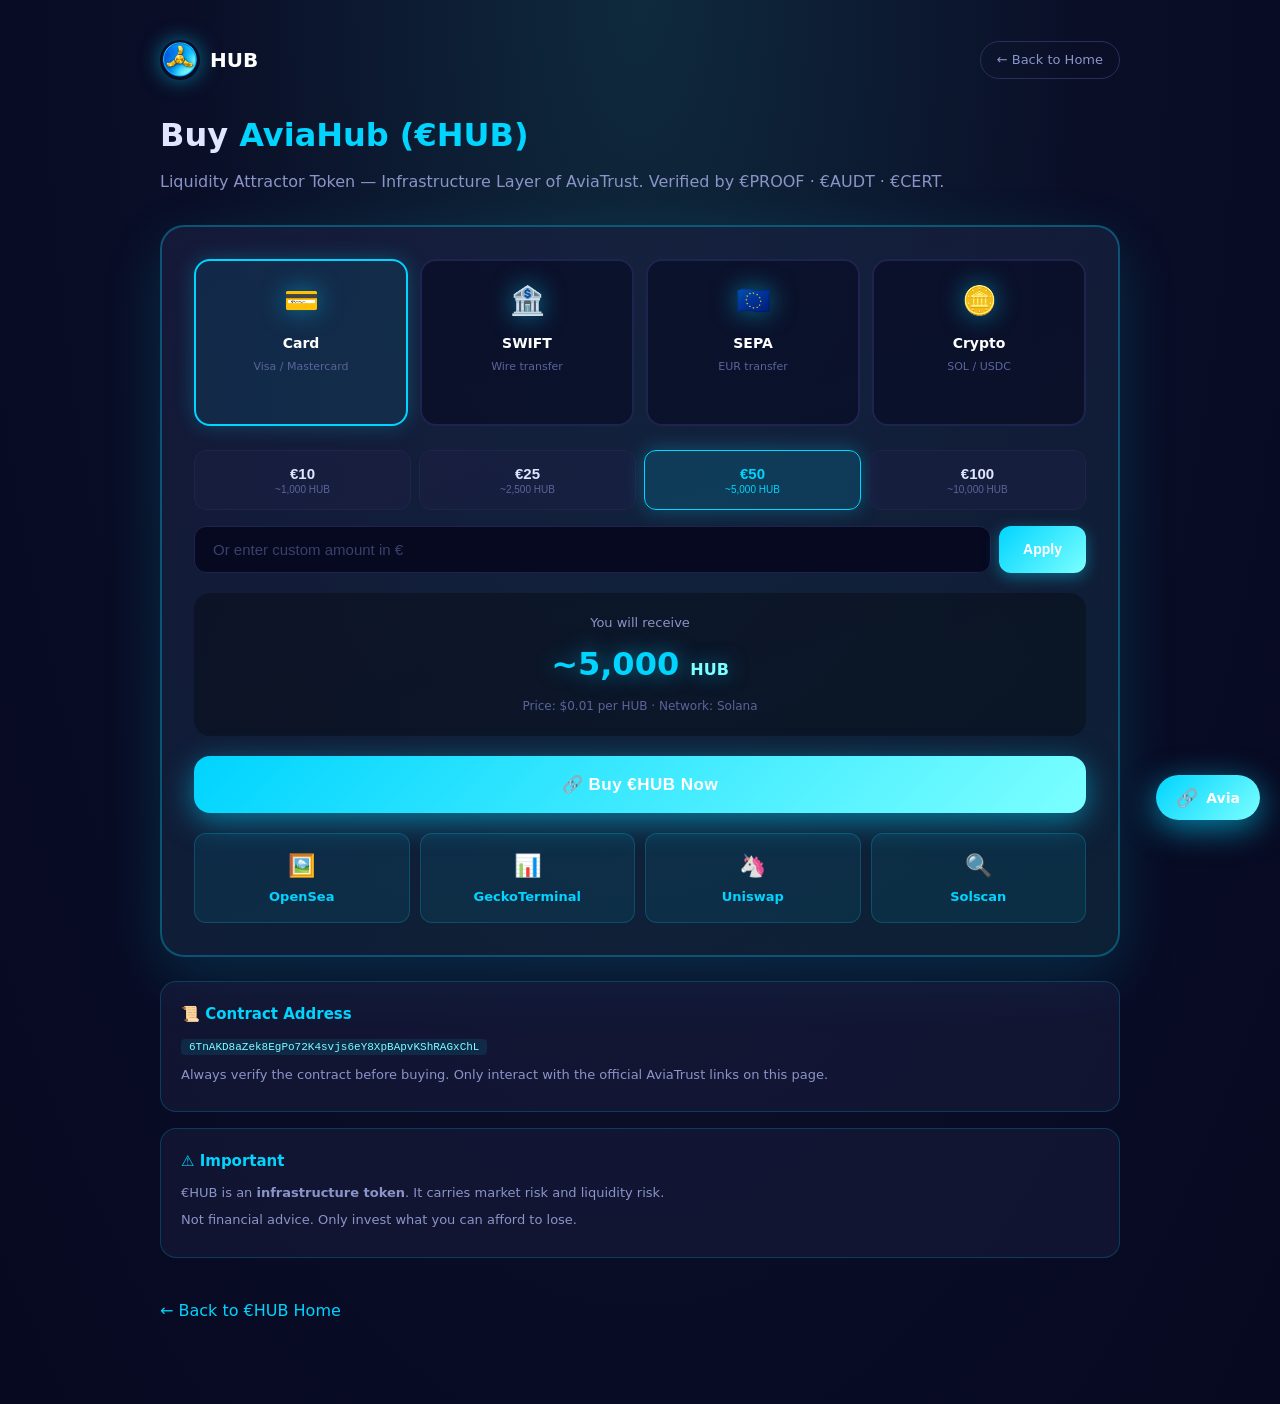
<file: buy.html>
<!DOCTYPE html>
<html lang="en">
<head>
<meta charset="UTF-8" />
<meta name="viewport" content="width=device-width, initial-scale=1.0"/>
<title>Buy AviaHub (€HUB) — Liquidity Attractor Token</title>
<link rel="icon" href="hub_logo.png" />
<link rel="stylesheet" href="ai-agent.css" />
<style>
* { margin: 0; padding: 0; box-sizing: border-box; }
body { font-family: 'Segoe UI', system-ui, sans-serif; background: radial-gradient(ellipse at top, #0F2A3D 0%, #0A0E27 50%, #060920 100%); color: #E0E6FF; line-height: 1.6; padding: 40px 0 80px; }
.container { max-width: 1000px; margin: 0 auto; padding: 0 20px; }
.header-bar { display: flex; align-items: center; justify-content: space-between; margin-bottom: 30px; flex-wrap: wrap; gap: 12px; }
.logo { display: flex; align-items: center; gap: 10px; text-decoration: none; color: #fff; }
.logo img { height: 40px; width: auto; border-radius: 50%; box-shadow: 0 0 20px rgba(0,212,255,0.5); }
.logo span { font-size: 20px; font-weight: 700; }
.back-btn { color: #8A94C8; text-decoration: none; font-size: 13px; padding: 8px 16px; border: 1px solid #2A2F5A; border-radius: 20px; transition: 0.3s; }
.back-btn:hover { border-color: #00D4FF; color: #00D4FF; }

h1 { font-size: 32px; margin-bottom: 8px; }
h1 .highlight { color: #00D4FF; }
.sub { color: #8A94C8; margin-bottom: 30px; }

.buy-card { background: linear-gradient(160deg, rgba(26,30,65,0.7), rgba(15,42,61,0.7)); border: 2px solid rgba(0,212,255,0.3); border-radius: 24px; padding: 32px; margin-bottom: 24px; box-shadow: 0 20px 60px rgba(0,212,255,0.15); }

.methods { display: grid; grid-template-columns: repeat(auto-fit, minmax(160px, 1fr)); gap: 12px; margin-bottom: 24px; }
.method { background: rgba(6,9,32,0.6); border: 2px solid #1E2350; border-radius: 16px; padding: 18px 14px; text-align: center; cursor: pointer; transition: 0.3s; }
.method:hover, .method.active { border-color: #00D4FF; background: rgba(0,212,255,0.08); box-shadow: 0 0 20px rgba(0,212,255,0.25); }
.method .icon { font-size: 28px; display: block; margin-bottom: 8px; filter: drop-shadow(0 0 12px rgba(0,212,255,0.5)); }
.method .name { color: #fff; font-size: 14px; font-weight: 600; }
.method .sub { color: #5A649A; font-size: 11px; margin-top: 4px; }

.amount-grid { display: grid; grid-template-columns: repeat(4, 1fr); gap: 8px; margin-bottom: 16px; }
.amount-btn { background: rgba(26,30,65,0.6); border: 1px solid #1E2350; border-radius: 12px; padding: 14px 6px; color: #E0E6FF; font-size: 15px; font-weight: 600; cursor: pointer; transition: 0.3s; }
.amount-btn:hover, .amount-btn.active { border-color: #00D4FF; background: rgba(0,212,255,0.15); color: #00D4FF; box-shadow: 0 0 20px rgba(0,212,255,0.3); }
.amount-btn small { display: block; font-size: 10px; font-weight: 400; color: #5A649A; margin-top: 2px; }
.amount-btn.active small { color: #00D4FF; }

.custom-row { display: flex; gap: 8px; margin-bottom: 20px; }
.custom-row input { flex: 1; padding: 14px 18px; border-radius: 12px; border: 1px solid #1E2350; background: #060920; color: #fff; font-size: 15px; outline: none; }
.custom-row input:focus { border-color: #00D4FF; box-shadow: 0 0 15px rgba(0,212,255,0.2); }
.custom-row input::placeholder { color: #3A406A; }
.custom-row button { padding: 14px 24px; border-radius: 12px; border: none; background: linear-gradient(135deg, #00D4FF, #7BFFFF); color: #fff; font-weight: 700; cursor: pointer; font-size: 14px; box-shadow: 0 4px 15px rgba(0,212,255,0.4); transition: 0.3s; }
.custom-row button:hover { transform: translateY(-2px); box-shadow: 0 8px 25px rgba(0,212,255,0.7); }

.total-box { background: rgba(0,0,0,0.3); border-radius: 16px; padding: 20px; margin-bottom: 20px; text-align: center; }
.total-box .label { font-size: 13px; color: #8A94C8; margin-bottom: 6px; }
.total-box .value { font-size: 32px; font-weight: 800; color: #00D4FF; text-shadow: 0 0 20px rgba(0,212,255,0.5); }
.total-box .value small { font-size: 16px; color: #7BFFFF; }
.total-box .price-note { font-size: 12px; color: #5A649A; margin-top: 6px; }

.buy-cta { width: 100%; padding: 18px 30px; border-radius: 16px; border: none; background: linear-gradient(135deg, #00D4FF, #7BFFFF); color: #fff; font-size: 17px; font-weight: 800; cursor: pointer; box-shadow: 0 8px 30px rgba(0,212,255,0.5); transition: 0.3s; letter-spacing: 0.5px; }
.buy-cta:hover { transform: translateY(-3px); box-shadow: 0 12px 40px rgba(0,212,255,0.8); }

.exchange-links { display: grid; grid-template-columns: repeat(auto-fit, minmax(140px, 1fr)); gap: 10px; margin-top: 20px; }
.exchange-links a { display: block; text-align: center; padding: 14px 10px; border-radius: 12px; background: rgba(0,212,255,0.08); border: 1px solid rgba(0,212,255,0.2); color: #00D4FF; text-decoration: none; font-size: 13px; font-weight: 600; transition: 0.3s; }
.exchange-links a:hover { background: rgba(0,212,255,0.2); border-color: #00D4FF; transform: translateY(-2px); }
.exchange-links a .icon { display: block; font-size: 22px; margin-bottom: 4px; }

.info-card { background: rgba(26,30,65,0.5); border: 1px solid rgba(0,212,255,0.2); border-radius: 16px; padding: 20px; margin-bottom: 16px; }
.info-card h3 { color: #00D4FF; font-size: 15px; margin-bottom: 10px; }
.info-card p { color: #8A94C8; font-size: 13px; margin-bottom: 6px; }
.info-card code { background: rgba(0,212,255,0.1); color: #7BFFFF; padding: 2px 8px; border-radius: 4px; font-family: 'Courier New', monospace; font-size: 11px; word-break: break-all; }

.back-link { display: inline-block; margin-top: 24px; color: #00D4FF; text-decoration: none; font-weight: 500; }
.back-link:hover { text-decoration: underline; }

@media (max-width: 600px) {
  .amount-grid { grid-template-columns: 1fr 1fr; }
  .custom-row { flex-direction: column; }
  .buy-card { padding: 20px; }
}
</style>
</head>
<body>
<div class="container">

  <div class="header-bar">
    <a href="index.html" class="logo">
      <img src="hub_logo.png" alt="AviaHub" />
      <span>HUB</span>
    </a>
    <a href="index.html" class="back-btn">← Back to Home</a>
  </div>

  <h1>Buy <span class="highlight">AviaHub (€HUB)</span></h1>
  <p class="sub">Liquidity Attractor Token — Infrastructure Layer of AviaTrust. Verified by €PROOF · €AUDT · €CERT.</p>

  <div class="buy-card">

    <div class="methods">
      <div class="method active" data-method="card">
        <span class="icon">💳</span>
        <div class="name">Card</div>
        <div class="sub">Visa / Mastercard</div>
      </div>
      <div class="method" data-method="swift">
        <span class="icon">🏦</span>
        <div class="name">SWIFT</div>
        <div class="sub">Wire transfer</div>
      </div>
      <div class="method" data-method="sepa">
        <span class="icon">🇪🇺</span>
        <div class="name">SEPA</div>
        <div class="sub">EUR transfer</div>
      </div>
      <div class="method" data-method="crypto">
        <span class="icon">🪙</span>
        <div class="name">Crypto</div>
        <div class="sub">SOL / USDC</div>
      </div>
    </div>

    <div class="amount-grid">
      <button class="amount-btn" data-usd="10">€10 <small>~1,000 HUB</small></button>
      <button class="amount-btn" data-usd="25">€25 <small>~2,500 HUB</small></button>
      <button class="amount-btn active" data-usd="50">€50 <small>~5,000 HUB</small></button>
      <button class="amount-btn" data-usd="100">€100 <small>~10,000 HUB</small></button>
    </div>

    <div class="custom-row">
      <input type="number" id="customAmount" placeholder="Or enter custom amount in €" min="1" />
      <button id="applyCustom">Apply</button>
    </div>

    <div class="total-box">
      <div class="label">You will receive</div>
      <div class="value" id="totalHUB">~5,000 <small>HUB</small></div>
      <div class="price-note">Price: $0.01 per HUB · Network: Solana</div>
    </div>

    <button class="buy-cta" id="buyBtn">🔗 Buy €HUB Now</button>

    <div class="exchange-links">
      <a href="https://opensea.io/token/solana/6TnAKD8aZek8EgPo72K4svjs6eY8XpBApvKShRAGxChL" target="_blank">
        <span class="icon">🖼️</span> OpenSea
      </a>
      <a href="https://www.geckoterminal.com/solana/pools/3Vt5GAsE6kSF5cxQPyqvLQJHdxJ1LfhhgFTKVdKfovMH" target="_blank">
        <span class="icon">📊</span> GeckoTerminal
      </a>
      <a href="https://app.uniswap.org/explore/tokens/solana/6TnAKD8aZek8EgPo72K4svjs6eY8XpBApvKShRAGxChL" target="_blank">
        <span class="icon">🦄</span> Uniswap
      </a>
      <a href="https://solscan.io/token/6TnAKD8aZek8EgPo72K4svjs6eY8XpBApvKShRAGxChL" target="_blank">
        <span class="icon">🔍</span> Solscan
      </a>
    </div>

  </div>

  <div class="info-card">
    <h3>📜 Contract Address</h3>
    <p><code>6TnAKD8aZek8EgPo72K4svjs6eY8XpBApvKShRAGxChL</code></p>
    <p style="margin-top:8px;">Always verify the contract before buying. Only interact with the official AviaTrust links on this page.</p>
  </div>

  <div class="info-card">
    <h3>⚠️ Important</h3>
    <p>€HUB is an <strong>infrastructure token</strong>. It carries market risk and liquidity risk.</p>
    <p>Not financial advice. Only invest what you can afford to lose.</p>
  </div>

  <a href="index.html" class="back-link">← Back to €HUB Home</a>
</div>

<script>
const price = 0.01;
const totalEl = document.getElementById('totalHUB');
const customInput = document.getElementById('customAmount');
const applyBtn = document.getElementById('applyCustom');

document.querySelectorAll('.method').forEach(m => {
  m.addEventListener('click', function() {
    document.querySelectorAll('.method').forEach(x => x.classList.remove('active'));
    this.classList.add('active');
  });
});

function updateTotal(usd) {
  const amount = Math.floor(usd / price);
  totalEl.innerHTML = '~' + amount.toLocaleString() + ' <small>HUB</small>';
}

document.querySelectorAll('.amount-btn').forEach(btn => {
  btn.addEventListener('click', function() {
    document.querySelectorAll('.amount-btn').forEach(b => b.classList.remove('active'));
    this.classList.add('active');
    updateTotal(parseFloat(this.dataset.usd));
  });
});

applyBtn.addEventListener('click', function() {
  const val = parseFloat(customInput.value);
  if (val && val > 0) {
    document.querySelectorAll('.amount-btn').forEach(b => b.classList.remove('active'));
    updateTotal(val);
  } else { alert('Enter a valid amount'); }
});

customInput.addEventListener('keydown', e => { if (e.key === 'Enter') applyBtn.click(); });

document.getElementById('buyBtn').addEventListener('click', function() {
  window.open('https://opensea.io/token/solana/6TnAKD8aZek8EgPo72K4svjs6eY8XpBApvKShRAGxChL', '_blank');
});
</script>

<script src="counter.js"></script>
<script src="ai-agent.js"></script>

</body>
</html>
</file>
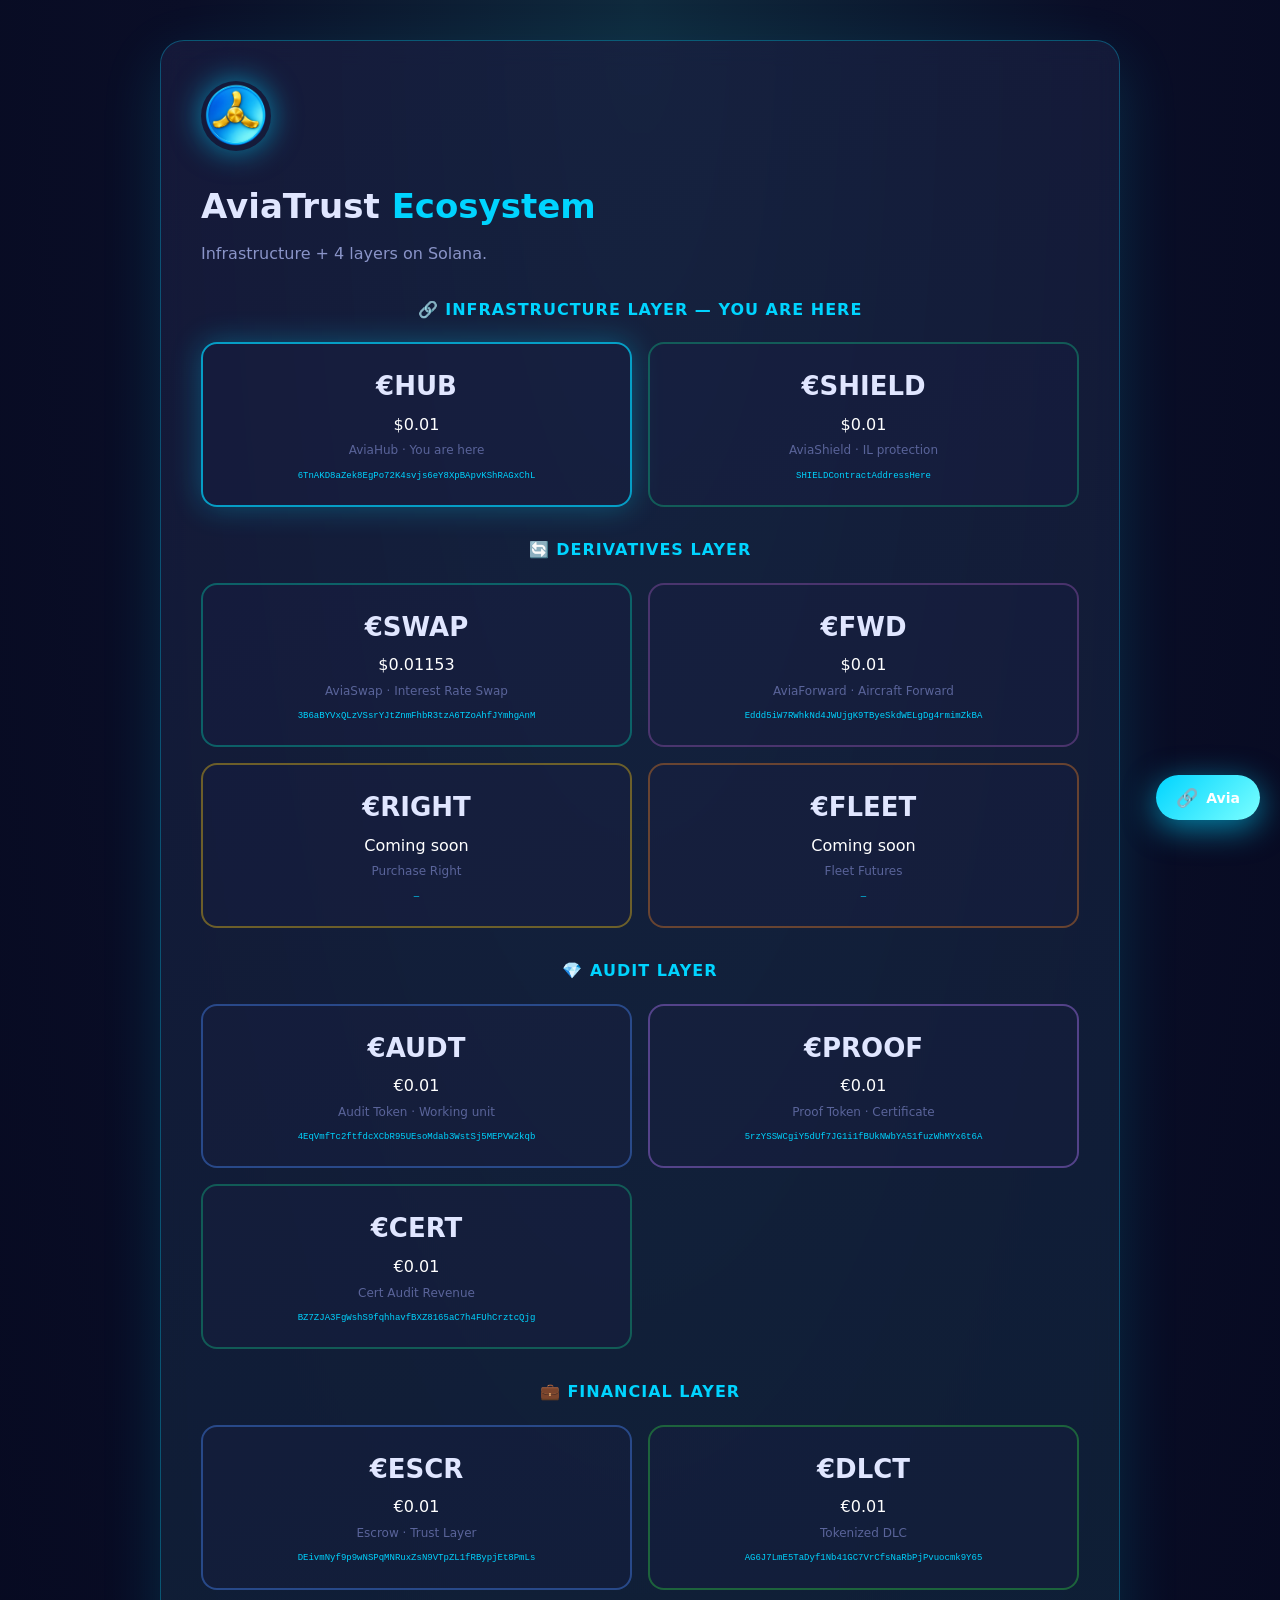
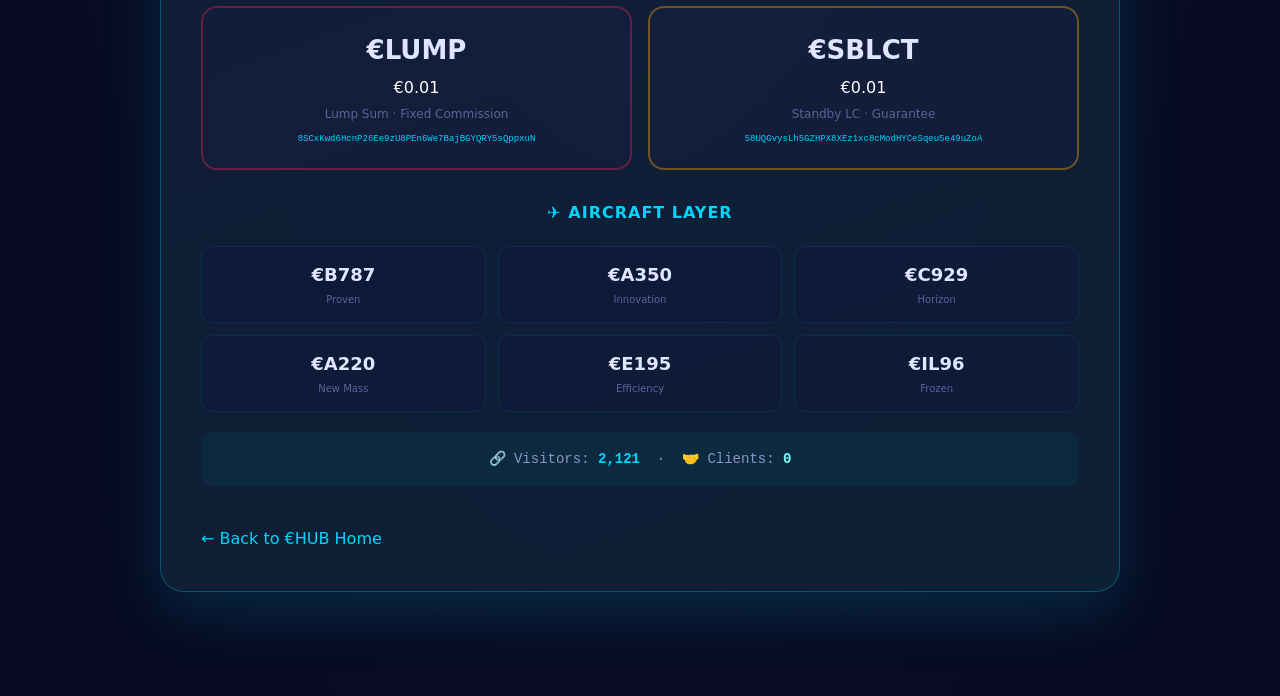
<file: ecosystem.html>
<!DOCTYPE html>
<html lang="en">
<head>
<meta charset="UTF-8" />
<meta name="viewport" content="width=device-width, initial-scale=1.0"/>
<title>AviaHub (€HUB) — AviaTrust Ecosystem</title>
<link rel="icon" href="hub_logo.png" />
<link rel="stylesheet" href="ai-agent.css" />
<style>
* { margin: 0; padding: 0; box-sizing: border-box; }
body { font-family: 'Segoe UI', system-ui, sans-serif; background: radial-gradient(ellipse at top, #0F2A3D 0%, #0A0E27 50%, #060920 100%); color: #E0E6FF; line-height: 1.6; padding: 40px 0 80px; }
.container { max-width: 1000px; margin: 0 auto; padding: 0 20px; }
.header-bar { display: flex; align-items: center; justify-content: space-between; margin-bottom: 30px; flex-wrap: wrap; gap: 12px; }
.logo { display: flex; align-items: center; gap: 10px; text-decoration: none; color: #fff; }
.logo img { height: 40px; width: auto; border-radius: 50%; box-shadow: 0 0 20px rgba(0,212,255,0.5); }
.logo span { font-size: 20px; font-weight: 700; }
.back-btn { color: #8A94C8; text-decoration: none; font-size: 13px; padding: 8px 16px; border: 1px solid #2A2F5A; border-radius: 20px; transition: 0.3s; }
.back-btn:hover { border-color: #00D4FF; color: #00D4FF; }

.glass-card { background: linear-gradient(160deg, rgba(26,30,65,0.7), rgba(15,42,61,0.7)); backdrop-filter: blur(12px); border: 1px solid rgba(0,212,255,0.3); border-radius: 24px; padding: 40px; margin-bottom: 24px; box-shadow: 0 20px 60px rgba(0,212,255,0.15); }
.glass-card h1 { font-size: 34px; margin-bottom: 8px; }
.glass-card h1 .highlight { color: #00D4FF; }
.glass-card .sub { color: #8A94C8; margin-bottom: 24px; }

.section-subtitle { text-align: center; margin: 30px 0 16px; color: #00D4FF; font-size: 16px; font-weight: 600; text-transform: uppercase; letter-spacing: 1px; }

.token-row { display: grid; grid-template-columns: repeat(2, 1fr); gap: 16px; margin: 20px 0; }
.token-card { background: rgba(26,30,65,0.4); border: 2px solid rgba(0,212,255,0.2); border-radius: 16px; padding: 22px 16px; text-align: center; transition: 0.3s; text-decoration: none; color: #E0E6FF; display: block; }
.token-card:hover { transform: translateY(-3px); box-shadow: 0 15px 30px rgba(0,212,255,0.2); }
.token-card .symbol { font-size: 26px; font-weight: 700; }
.token-card .price { font-size: 16px; color: #fff; margin-top: 4px; }
.token-card .desc { font-size: 12px; color: #5A649A; margin-top: 4px; }
.token-card .contract { font-size: 9px; font-family: 'Courier New', monospace; color: #00D4FF; margin-top: 8px; word-break: break-all; }
.token-card.hub { border-color: rgba(0,212,255,0.7); box-shadow: 0 0 30px rgba(0,212,255,0.3); }
.token-card.shield { border-color: rgba(16,185,129,0.4); }
.token-card.swap { border-color: rgba(0,201,167,0.4); }
.token-card.fwd { border-color: rgba(155,89,182,0.4); }
.token-card.right { border-color: rgba(241,196,15,0.4); }
.token-card.fleet { border-color: rgba(230,126,34,0.4); }
.token-card.audt { border-color: rgba(74,140,255,0.4); }
.token-card.proof { border-color: rgba(181,123,255,0.4); }
.token-card.cert { border-color: rgba(16,185,129,0.4); }
.token-card.escr { border-color: rgba(74,140,255,0.4); }
.token-card.dlct { border-color: rgba(46,204,64,0.4); }
.token-card.sblct { border-color: rgba(255,165,0,0.4); }
.token-card.lump { border-color: rgba(233,30,99,0.4); }

.aircraft-row { display: grid; grid-template-columns: repeat(3, 1fr); gap: 12px; margin: 20px 0; }
.aircraft-card { background: rgba(15,20,64,0.4); border: 1px solid rgba(0,212,255,0.1); border-radius: 12px; padding: 14px 10px; text-align: center; text-decoration: none; color: #E0E6FF; display: block; transition: 0.3s; }
.aircraft-card:hover { border-color: #00D4FF; transform: translateY(-2px); }
.aircraft-card .symbol { font-size: 18px; font-weight: 700; }
.aircraft-card .desc { font-size: 10px; color: #5A649A; margin-top: 2px; }

.counter-box { text-align: center; padding: 16px; background: rgba(0,212,255,0.05); border-radius: 12px; margin: 20px 0; font-size: 14px; color: #8A94C8; font-family: 'Courier New', monospace; }
.counter-box .counter-visitors { color: #00D4FF; font-weight: 600; }
.counter-box .counter-clients { color: #7BFFFF; font-weight: 600; }

.back-link { display: inline-block; margin-top: 20px; color: #00D4FF; text-decoration: none; font-weight: 500; }
.back-link:hover { text-decoration: underline; }
.logo-img { height: 70px; width: auto; margin-bottom: 20px; border-radius: 50%; box-shadow: 0 0 30px rgba(0,212,255,0.6); }

@media (max-width: 800px) { .token-row { grid-template-columns: 1fr; } .aircraft-row { grid-template-columns: 1fr 1fr; } .glass-card { padding: 24px; } }
</style>
</head>
<body>
<div class="container">
<div class="glass-card">
<img src="hub_logo.png" alt="AviaHub" class="logo-img" />
<h1>AviaTrust <span class="highlight">Ecosystem</span></h1>
<p class="sub">Infrastructure + 4 layers on Solana.</p>

<div class="section-subtitle">🔗 Infrastructure Layer — You are here</div>
<div class="token-row">
  <a href="index.html" class="token-card hub">
    <div class="symbol">€HUB</div>
    <div class="price">$0.01</div>
    <div class="desc">AviaHub · You are here</div>
    <div class="contract">6TnAKD8aZek8EgPo72K4svjs6eY8XpBApvKShRAGxChL</div>
  </a>
  <a href="https://aviabank.github.io/shield/" target="_blank" class="token-card shield">
    <div class="symbol">€SHIELD</div>
    <div class="price">$0.01</div>
    <div class="desc">AviaShield · IL protection</div>
    <div class="contract">SHIELDContractAddressHere</div>
  </a>
</div>

<div class="section-subtitle">🔄 Derivatives Layer</div>
<div class="token-row">
  <a href="https://aviabank.github.io/swap/" target="_blank" class="token-card swap">
    <div class="symbol">€SWAP</div>
    <div class="price">$0.01153</div>
    <div class="desc">AviaSwap · Interest Rate Swap</div>
    <div class="contract">3B6aBYVxQLzVSsrYJtZnmFhbR3tzA6TZoAhfJYmhgAnM</div>
  </a>
  <a href="https://aviabank.github.io/fwd/" target="_blank" class="token-card fwd">
    <div class="symbol">€FWD</div>
    <div class="price">$0.01</div>
    <div class="desc">AviaForward · Aircraft Forward</div>
    <div class="contract">Eddd5iW7RWhkNd4JWUjgK9TByeSkdWELgDg4rmimZkBA</div>
  </a>
  <a href="https://aviabank.github.io/right/" target="_blank" class="token-card right">
    <div class="symbol">€RIGHT</div>
    <div class="price">Coming soon</div>
    <div class="desc">Purchase Right</div>
    <div class="contract">—</div>
  </a>
  <a href="https://aviabank.github.io/fleet/" target="_blank" class="token-card fleet">
    <div class="symbol">€FLEET</div>
    <div class="price">Coming soon</div>
    <div class="desc">Fleet Futures</div>
    <div class="contract">—</div>
  </a>
</div>

<div class="section-subtitle">💎 Audit Layer</div>
<div class="token-row">
  <a href="https://aviabank.github.io/audt/" target="_blank" class="token-card audt">
    <div class="symbol">€AUDT</div>
    <div class="price">€0.01</div>
    <div class="desc">Audit Token · Working unit</div>
    <div class="contract">4EqVmfTc2ftfdcXCbR95UEsoMdab3WstSj5MEPVW2kqb</div>
  </a>
  <a href="https://aviabank.github.io/proof/" target="_blank" class="token-card proof">
    <div class="symbol">€PROOF</div>
    <div class="price">€0.01</div>
    <div class="desc">Proof Token · Certificate</div>
    <div class="contract">5rzYSSWCgiY5dUf7JG1i1fBUkNWbYA51fuzWhMYx6t6A</div>
  </a>
  <a href="https://aviabank.github.io/cert/" target="_blank" class="token-card cert">
    <div class="symbol">€CERT</div>
    <div class="price">€0.01</div>
    <div class="desc">Cert Audit Revenue</div>
    <div class="contract">BZ7ZJA3FgWshS9fqhhavfBXZ8165aC7h4FUhCrztcQjg</div>
  </a>
</div>

<div class="section-subtitle">💼 Financial Layer</div>
<div class="token-row">
  <a href="https://aviabank.github.io/escr/" target="_blank" class="token-card escr">
    <div class="symbol">€ESCR</div>
    <div class="price">€0.01</div>
    <div class="desc">Escrow · Trust Layer</div>
    <div class="contract">DEivmNyf9p9wNSPqMNRuxZsN9VTpZL1fRBypjEt8PmLs</div>
  </a>
  <a href="https://aviabank.github.io/dlct/" target="_blank" class="token-card dlct">
    <div class="symbol">€DLCT</div>
    <div class="price">€0.01</div>
    <div class="desc">Tokenized DLC</div>
    <div class="contract">AG6J7LmE5TaDyf1Nb41GC7VrCfsNaRbPjPvuocmk9Y65</div>
  </a>
  <a href="https://aviabank.github.io/lump/" target="_blank" class="token-card lump">
    <div class="symbol">€LUMP</div>
    <div class="price">€0.01</div>
    <div class="desc">Lump Sum · Fixed Commission</div>
    <div class="contract">8SCxKwd6HcnP26Ee9zU8PEn6We7BajBGYQRY5sQppxuN</div>
  </a>
  <a href="https://aviabank.github.io/sblct/" target="_blank" class="token-card sblct">
    <div class="symbol">€SBLCT</div>
    <div class="price">€0.01</div>
    <div class="desc">Standby LC · Guarantee</div>
    <div class="contract">58UQGvysLh5GZHPX8XEz1xc8cModHYCeSqeu5e49uZoA</div>
  </a>
</div>

<div class="section-subtitle">✈️ Aircraft Layer</div>
<div class="aircraft-row">
  <a href="https://aviabank.github.io/b787/" target="_blank" class="aircraft-card"><div class="symbol">€B787</div><div class="desc">Proven</div></a>
  <a href="https://aviabank.github.io/a350/" target="_blank" class="aircraft-card"><div class="symbol">€A350</div><div class="desc">Innovation</div></a>
  <a href="https://aviabank.github.io/c929/" target="_blank" class="aircraft-card"><div class="symbol">€C929</div><div class="desc">Horizon</div></a>
  <a href="https://aviabank.github.io/a220/" target="_blank" class="aircraft-card"><div class="symbol">€A220</div><div class="desc">New Mass</div></a>
  <a href="https://aviabank.github.io/e195/" target="_blank" class="aircraft-card"><div class="symbol">€E195</div><div class="desc">Efficiency</div></a>
  <a href="https://aviabank.github.io/il96/" target="_blank" class="aircraft-card"><div class="symbol">€IL96</div><div class="desc">Frozen</div></a>
</div>

<div class="counter-box">
  🔗 Visitors: <span class="counter-visitors">2,030</span>
  &nbsp;·&nbsp;
  🤝 Clients: <span class="counter-clients">0</span>
</div>

<a href="index.html" class="back-link">← Back to €HUB Home</a>
</div>
</div>
<script src="counter.js"></script>
<script src="ai-agent.js"></script>
</body>
</html>
</file>
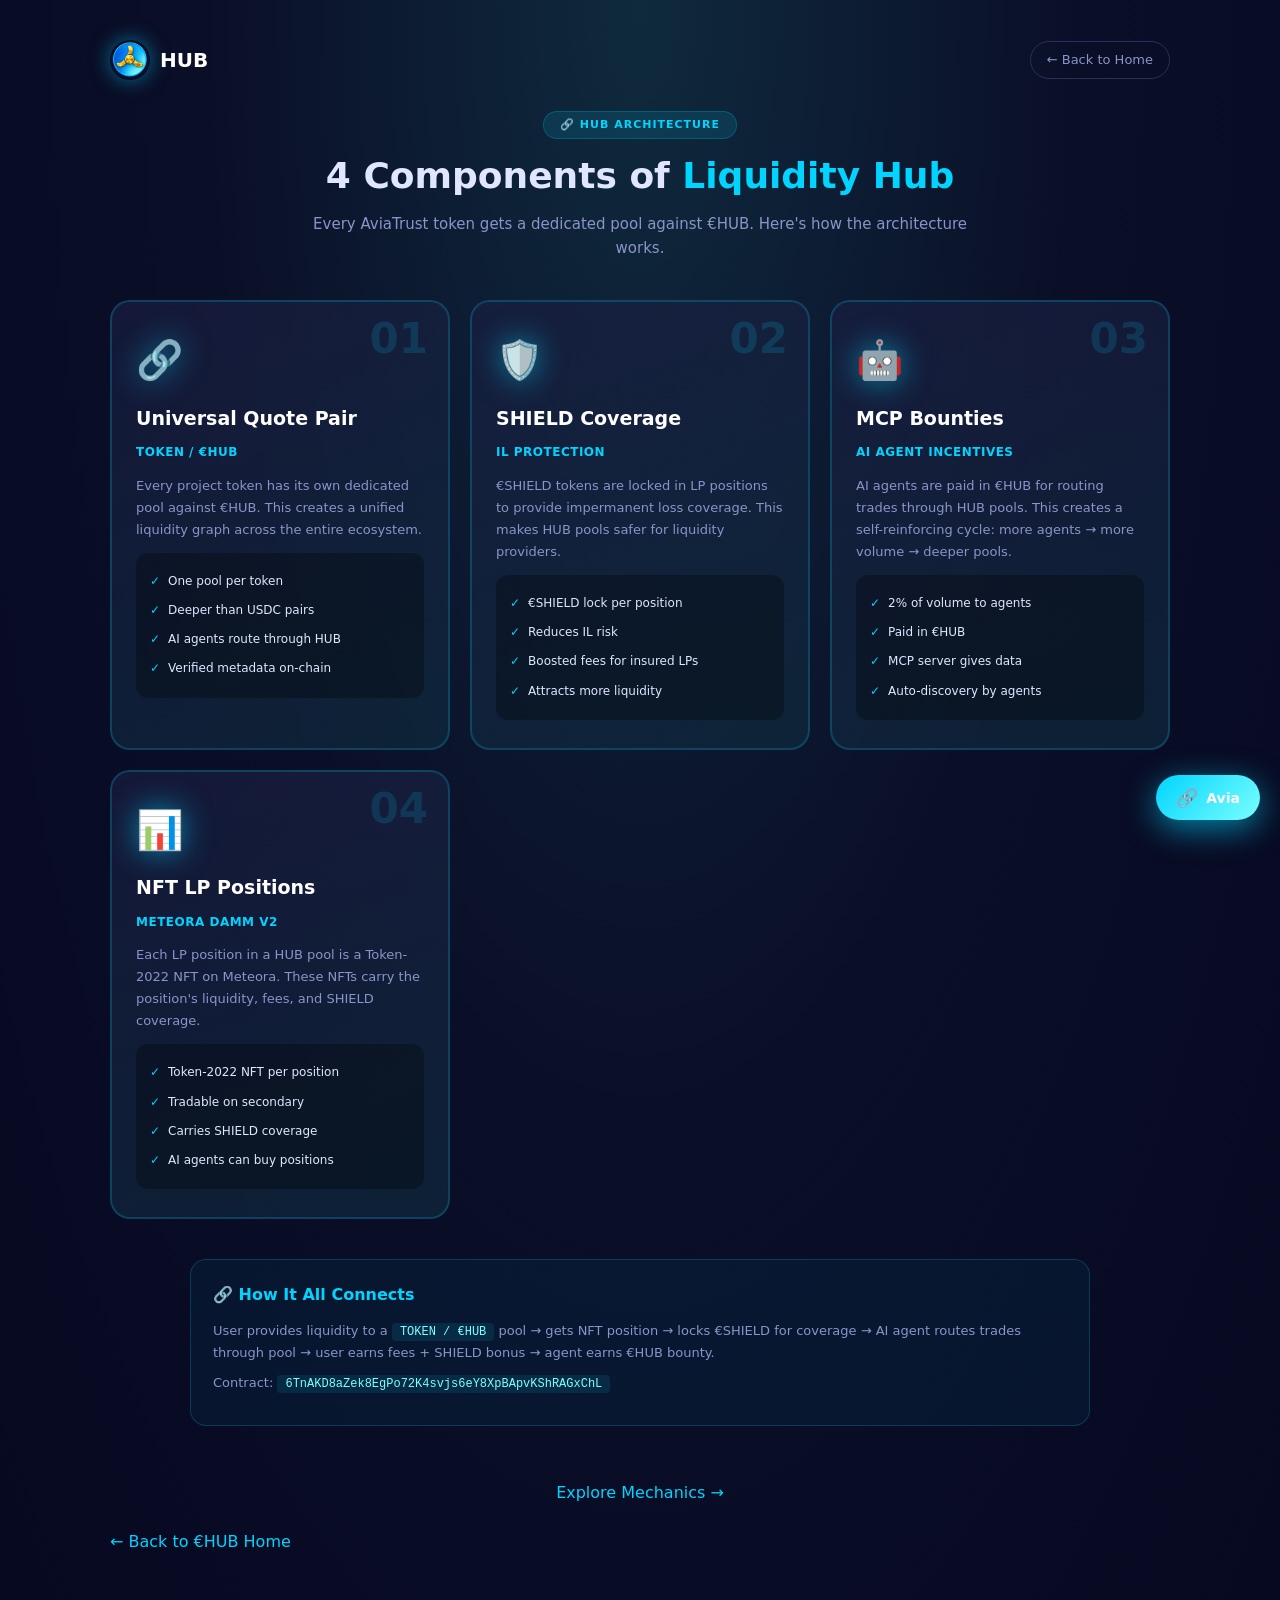
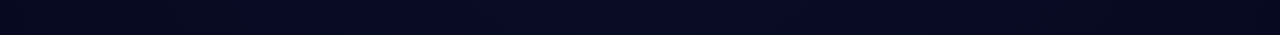
<file: fintech1.html>
<!DOCTYPE html>
<html lang="en">
<head>
<meta charset="UTF-8" />
<meta name="viewport" content="width=device-width, initial-scale=1.0"/>
<title>AviaHub (€HUB) — Liquidity Infrastructure</title>
<link rel="icon" href="hub_logo.png" />
<link rel="stylesheet" href="ai-agent.css" />
<style>
* { margin: 0; padding: 0; box-sizing: border-box; }
body { font-family: 'Segoe UI', system-ui, sans-serif; background: radial-gradient(ellipse at top, #0F2A3D 0%, #0A0E27 50%, #060920 100%); color: #E0E6FF; line-height: 1.6; padding: 40px 0 80px; }
.container { max-width: 1100px; margin: 0 auto; padding: 0 20px; }
.header-bar { display: flex; align-items: center; justify-content: space-between; margin-bottom: 30px; flex-wrap: wrap; gap: 12px; }
.logo { display: flex; align-items: center; gap: 10px; text-decoration: none; color: #fff; }
.logo img { height: 40px; width: auto; border-radius: 50%; box-shadow: 0 0 20px rgba(0,212,255,0.5); }
.logo span { font-size: 20px; font-weight: 700; }
.back-btn { color: #8A94C8; text-decoration: none; font-size: 13px; padding: 8px 16px; border: 1px solid #2A2F5A; border-radius: 20px; transition: 0.3s; }
.back-btn:hover { border-color: #00D4FF; color: #00D4FF; }

.section-header { text-align: center; margin-bottom: 40px; }
.section-tag { display: inline-block; background: rgba(0,212,255,0.12); color: #00D4FF; padding: 4px 16px; border-radius: 20px; font-size: 11px; font-weight: 600; text-transform: uppercase; letter-spacing: 1px; border: 1px solid rgba(0,212,255,0.2); }
.section-header h1 { font-size: 36px; font-weight: 700; margin: 8px 0; }
.section-header h1 .highlight { color: #00D4FF; }
.section-header p { color: #8A94C8; max-width: 700px; margin: 0 auto; font-size: 15px; }

.models-grid { display: grid; grid-template-columns: repeat(auto-fit, minmax(280px, 1fr)); gap: 20px; margin-bottom: 40px; }
.model-card { background: linear-gradient(160deg, rgba(26,30,65,0.7), rgba(15,42,61,0.7)); border: 2px solid rgba(0,212,255,0.2); border-radius: 20px; padding: 28px 24px; transition: 0.4s; position: relative; }
.model-card:hover { border-color: #00D4FF; transform: translateY(-6px); box-shadow: 0 25px 60px rgba(0,212,255,0.25); }
.model-card .num { position: absolute; top: 16px; right: 20px; font-size: 42px; font-weight: 800; color: rgba(0,212,255,0.15); line-height: 1; }
.model-card .icon { font-size: 38px; margin-bottom: 12px; filter: drop-shadow(0 0 15px rgba(0,212,255,0.6)); }
.model-card h3 { color: #fff; font-size: 19px; margin-bottom: 10px; }
.model-card .tagline { color: #00D4FF; font-size: 12px; font-weight: 600; text-transform: uppercase; letter-spacing: 0.5px; margin-bottom: 12px; }
.model-card p { color: #8A94C8; font-size: 13px; line-height: 1.7; margin-bottom: 12px; }
.model-card ul { list-style: none; padding: 14px; background: rgba(0,0,0,0.3); border-radius: 12px; margin-top: 12px; }
.model-card ul li { color: #E0E6FF; font-size: 12px; padding: 5px 0; display: flex; align-items: flex-start; gap: 8px; }
.model-card ul li::before { content: '✓'; color: #00D4FF; font-weight: 700; flex-shrink: 0; }

.info-block { max-width: 900px; margin: 30px auto; background: rgba(0,212,255,0.05); border: 1px solid rgba(0,212,255,0.2); border-radius: 16px; padding: 22px; }
.info-block h3 { color: #00D4FF; font-size: 16px; margin-bottom: 12px; }
.info-block p { color: #8A94C8; font-size: 13px; line-height: 1.7; margin-bottom: 8px; }
.info-block code { background: rgba(0,212,255,0.1); color: #7BFFFF; padding: 2px 8px; border-radius: 4px; font-family: 'Courier New', monospace; font-size: 12px; }

.back-link { display: inline-block; margin-top: 24px; color: #00D4FF; text-decoration: none; font-weight: 500; }
.back-link:hover { text-decoration: underline; }
.center { text-align: center; }
</style>
</head>
<body>
<div class="container">

  <div class="header-bar">
    <a href="index.html" class="logo">
      <img src="hub_logo.png" alt="AviaHub" />
      <span>HUB</span>
    </a>
    <a href="index.html" class="back-btn">← Back to Home</a>
  </div>

  <div class="section-header">
    <span class="section-tag">🔗 Hub Architecture</span>
    <h1>4 Components of <span class="highlight">Liquidity Hub</span></h1>
    <p>Every AviaTrust token gets a dedicated pool against €HUB. Here's how the architecture works.</p>
  </div>

  <div class="models-grid">

    <div class="model-card">
      <div class="num">01</div>
      <div class="icon">🔗</div>
      <h3>Universal Quote Pair</h3>
      <div class="tagline">TOKEN / €HUB</div>
      <p>Every project token has its own dedicated pool against €HUB. This creates a unified liquidity graph across the entire ecosystem.</p>
      <ul>
        <li>One pool per token</li>
        <li>Deeper than USDC pairs</li>
        <li>AI agents route through HUB</li>
        <li>Verified metadata on-chain</li>
      </ul>
    </div>

    <div class="model-card">
      <div class="num">02</div>
      <div class="icon">🛡️</div>
      <h3>SHIELD Coverage</h3>
      <div class="tagline">IL protection</div>
      <p>€SHIELD tokens are locked in LP positions to provide impermanent loss coverage. This makes HUB pools safer for liquidity providers.</p>
      <ul>
        <li>€SHIELD lock per position</li>
        <li>Reduces IL risk</li>
        <li>Boosted fees for insured LPs</li>
        <li>Attracts more liquidity</li>
      </ul>
    </div>

    <div class="model-card">
      <div class="num">03</div>
      <div class="icon">🤖</div>
      <h3>MCP Bounties</h3>
      <div class="tagline">AI agent incentives</div>
      <p>AI agents are paid in €HUB for routing trades through HUB pools. This creates a self-reinforcing cycle: more agents → more volume → deeper pools.</p>
      <ul>
        <li>2% of volume to agents</li>
        <li>Paid in €HUB</li>
        <li>MCP server gives data</li>
        <li>Auto-discovery by agents</li>
      </ul>
    </div>

    <div class="model-card">
      <div class="num">04</div>
      <div class="icon">📊</div>
      <h3>NFT LP Positions</h3>
      <div class="tagline">Meteora DAMM v2</div>
      <p>Each LP position in a HUB pool is a Token-2022 NFT on Meteora. These NFTs carry the position's liquidity, fees, and SHIELD coverage.</p>
      <ul>
        <li>Token-2022 NFT per position</li>
        <li>Tradable on secondary</li>
        <li>Carries SHIELD coverage</li>
        <li>AI agents can buy positions</li>
      </ul>
    </div>

  </div>

  <div class="info-block">
    <h3>🔗 How It All Connects</h3>
    <p>User provides liquidity to a <code>TOKEN / €HUB</code> pool → gets NFT position → locks €SHIELD for coverage → AI agent routes trades through pool → user earns fees + SHIELD bonus → agent earns €HUB bounty.</p>
    <p>Contract: <code>6TnAKD8aZek8EgPo72K4svjs6eY8XpBApvKShRAGxChL</code></p>
  </div>

  <div class="center">
    <a href="fintech2.html" class="back-link" style="color:#00D4FF;">Explore Mechanics →</a>
  </div>

  <a href="index.html" class="back-link">← Back to €HUB Home</a>
</div>

<script src="counter.js"></script>
<script src="ai-agent.js"></script>

</body>
</html>
</file>
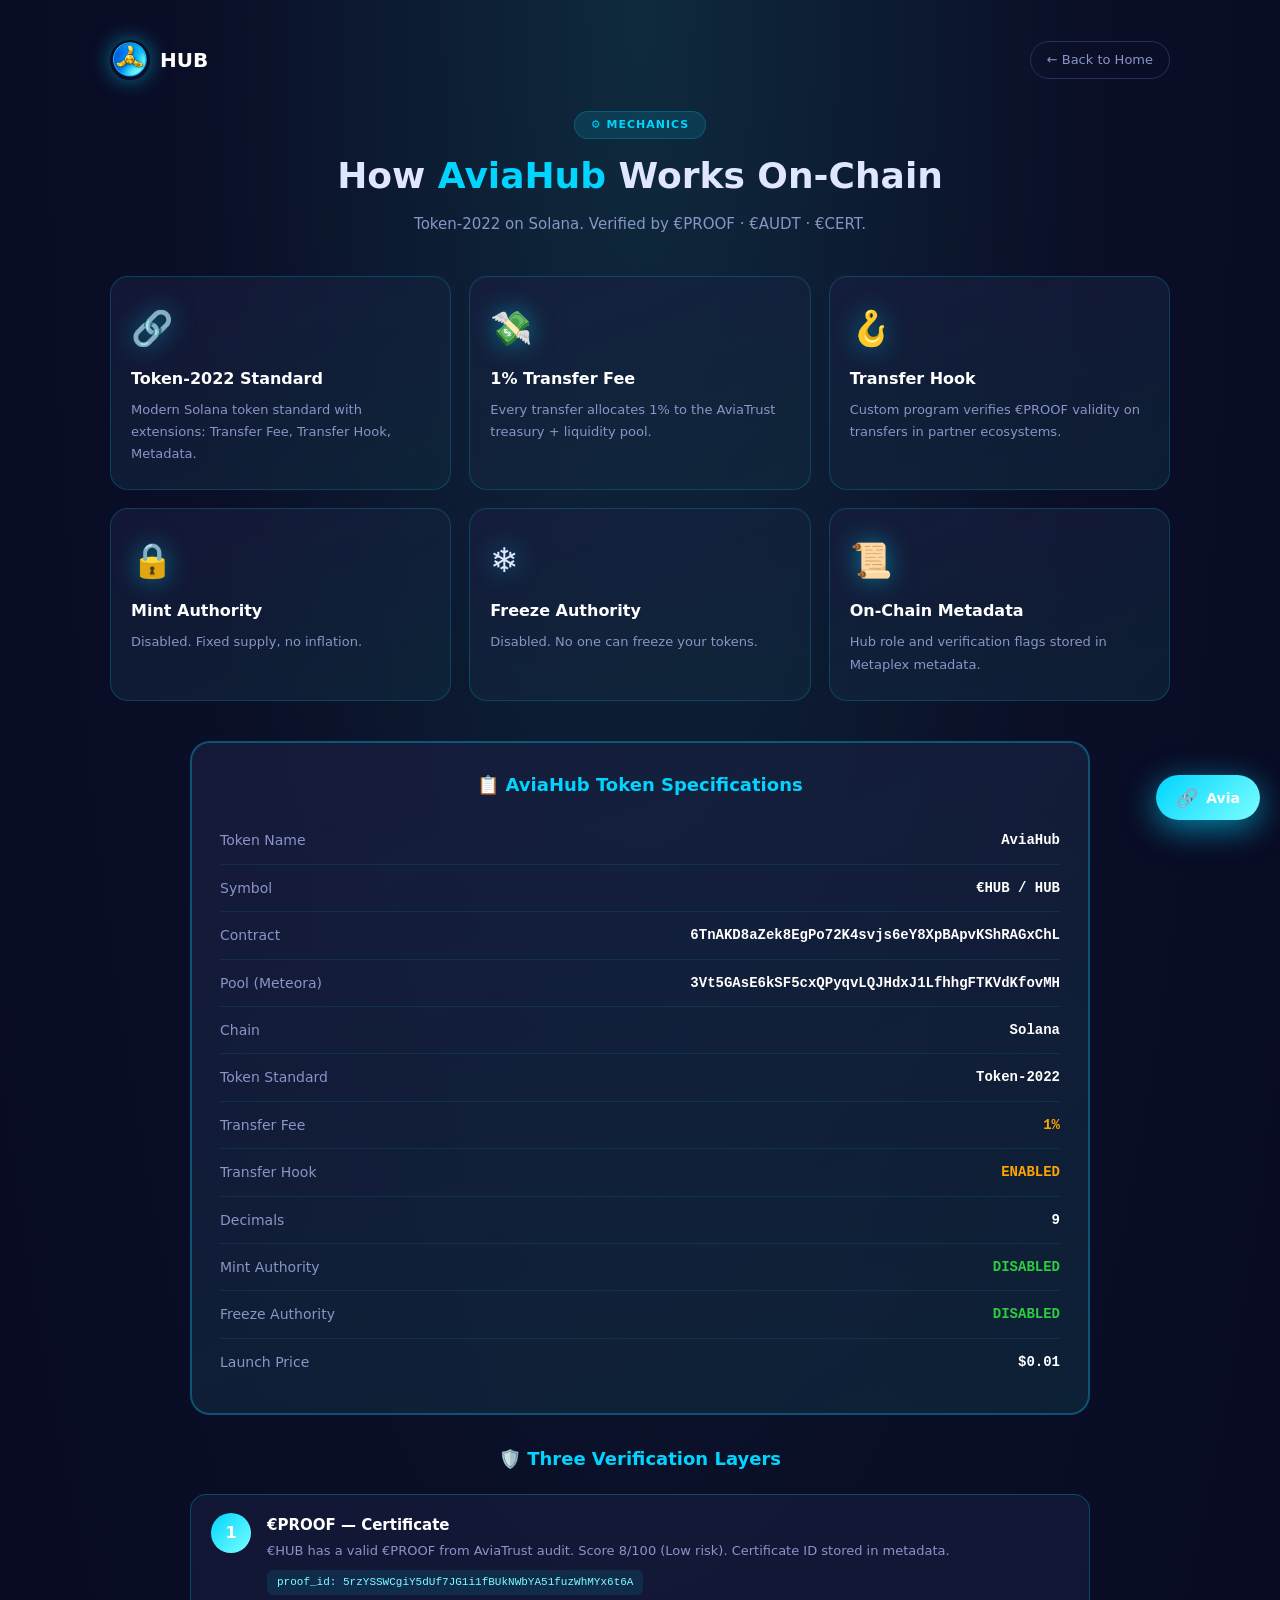
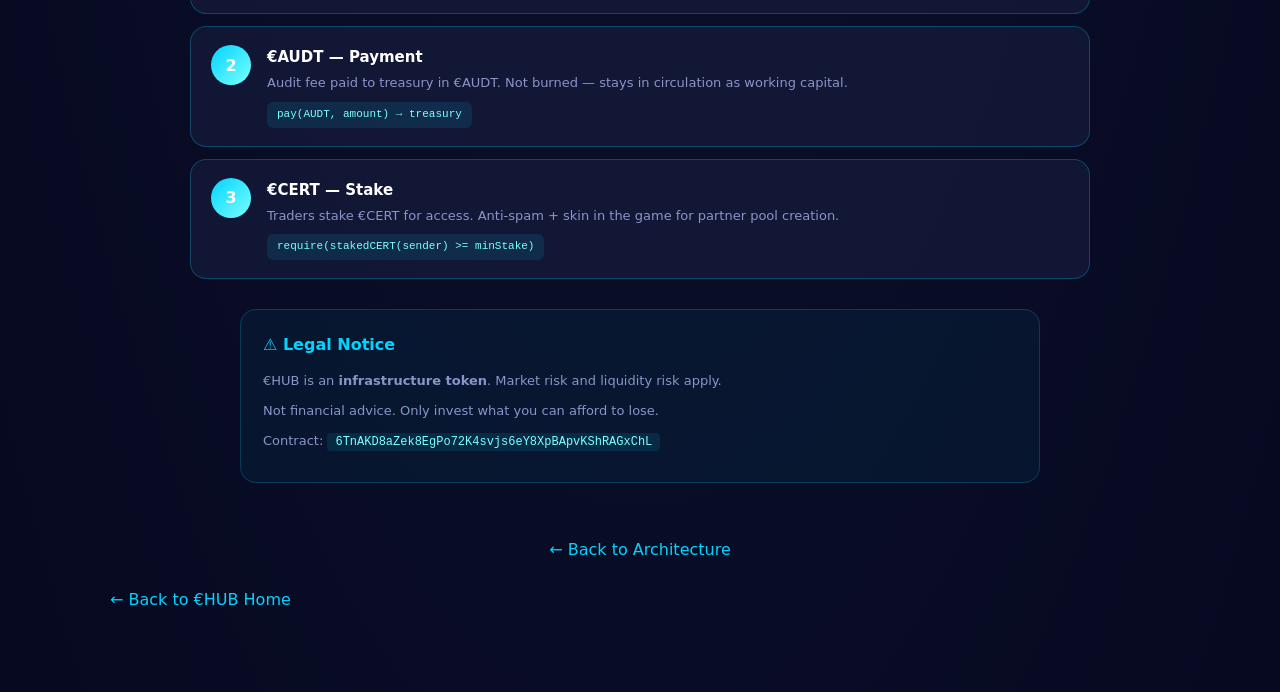
<file: fintech2.html>
<!DOCTYPE html>
<html lang="en">
<head>
<meta charset="UTF-8" />
<meta name="viewport" content="width=device-width, initial-scale=1.0"/>
<title>AviaHub (€HUB) — Mechanics & Verification</title>
<link rel="icon" href="hub_logo.png" />
<link rel="stylesheet" href="ai-agent.css" />
<style>
* { margin: 0; padding: 0; box-sizing: border-box; }
body { font-family: 'Segoe UI', system-ui, sans-serif; background: radial-gradient(ellipse at top, #0F2A3D 0%, #0A0E27 50%, #060920 100%); color: #E0E6FF; line-height: 1.6; padding: 40px 0 80px; }
.container { max-width: 1100px; margin: 0 auto; padding: 0 20px; }
.header-bar { display: flex; align-items: center; justify-content: space-between; margin-bottom: 30px; flex-wrap: wrap; gap: 12px; }
.logo { display: flex; align-items: center; gap: 10px; text-decoration: none; color: #fff; }
.logo img { height: 40px; width: auto; border-radius: 50%; box-shadow: 0 0 20px rgba(0,212,255,0.5); }
.logo span { font-size: 20px; font-weight: 700; }
.back-btn { color: #8A94C8; text-decoration: none; font-size: 13px; padding: 8px 16px; border: 1px solid #2A2F5A; border-radius: 20px; transition: 0.3s; }
.back-btn:hover { border-color: #00D4FF; color: #00D4FF; }

.section-header { text-align: center; margin-bottom: 40px; }
.section-tag { display: inline-block; background: rgba(0,212,255,0.12); color: #00D4FF; padding: 4px 16px; border-radius: 20px; font-size: 11px; font-weight: 600; text-transform: uppercase; letter-spacing: 1px; border: 1px solid rgba(0,212,255,0.2); }
.section-header h1 { font-size: 36px; font-weight: 700; margin: 8px 0; }
.section-header h1 .highlight { color: #00D4FF; }
.section-header p { color: #8A94C8; max-width: 700px; margin: 0 auto; font-size: 15px; }

.mechanics-grid { display: grid; grid-template-columns: repeat(auto-fit, minmax(260px, 1fr)); gap: 18px; margin-bottom: 40px; }
.mech-card { background: linear-gradient(160deg, rgba(26,30,65,0.6), rgba(15,42,61,0.6)); border: 1px solid rgba(0,212,255,0.2); border-radius: 18px; padding: 24px 20px; transition: 0.3s; }
.mech-card:hover { border-color: #00D4FF; transform: translateY(-4px); box-shadow: 0 20px 40px rgba(0,212,255,0.2); }
.mech-card .icon { font-size: 34px; margin-bottom: 10px; filter: drop-shadow(0 0 12px rgba(0,212,255,0.5)); }
.mech-card h3 { color: #fff; font-size: 16px; margin-bottom: 8px; }
.mech-card p { color: #8A94C8; font-size: 13px; line-height: 1.7; }

.specs-block { max-width: 900px; margin: 30px auto; background: linear-gradient(160deg, rgba(26,30,65,0.7), rgba(15,42,61,0.7)); border: 2px solid rgba(0,212,255,0.3); border-radius: 20px; padding: 28px; }
.specs-block h3 { color: #00D4FF; font-size: 18px; margin-bottom: 18px; text-align: center; }
.spec-row { display: flex; justify-content: space-between; padding: 12px 0; border-bottom: 1px solid rgba(0,212,255,0.1); font-size: 14px; gap: 12px; flex-wrap: wrap; }
.spec-row:last-child { border-bottom: none; }
.spec-row .label { color: #8A94C8; }
.spec-row .value { color: #fff; font-family: 'Courier New', monospace; text-align: right; word-break: break-all; font-weight: 600; }
.spec-row .value.good { color: #2ECC40; }
.spec-row .value.warn { color: #FFA500; }

.gates-block { max-width: 900px; margin: 30px auto; }
.gates-block h3 { color: #00D4FF; font-size: 18px; margin-bottom: 20px; text-align: center; }
.gate-item { display: flex; gap: 16px; padding: 18px 20px; background: rgba(26,30,65,0.6); border: 1px solid rgba(0,212,255,0.25); border-radius: 16px; margin-bottom: 12px; align-items: flex-start; }
.gate-item .gate-num { flex-shrink: 0; width: 40px; height: 40px; border-radius: 50%; background: linear-gradient(135deg, #00D4FF, #7BFFFF); color: #fff; font-weight: 800; display: flex; align-items: center; justify-content: center; font-size: 16px; }
.gate-item .gate-content { flex: 1; }
.gate-item .gate-title { color: #fff; font-size: 15px; font-weight: 700; margin-bottom: 4px; }
.gate-item .gate-desc { color: #8A94C8; font-size: 13px; line-height: 1.6; }
.gate-item .gate-code { font-family: 'Courier New', monospace; font-size: 11px; color: #7BFFFF; background: rgba(0,212,255,0.1); padding: 4px 10px; border-radius: 6px; margin-top: 8px; display: inline-block; }

.info-block { max-width: 800px; margin: 30px auto; background: rgba(0,212,255,0.05); border: 1px solid rgba(0,212,255,0.2); border-radius: 16px; padding: 22px; }
.info-block h3 { color: #00D4FF; font-size: 16px; margin-bottom: 12px; }
.info-block p { color: #8A94C8; font-size: 13px; line-height: 1.7; margin-bottom: 8px; }
.info-block code { background: rgba(0,212,255,0.1); color: #7BFFFF; padding: 2px 8px; border-radius: 4px; font-family: 'Courier New', monospace; font-size: 12px; }

.back-link { display: inline-block; margin-top: 24px; color: #00D4FF; text-decoration: none; font-weight: 500; }
.back-link:hover { text-decoration: underline; }
.center { text-align: center; }
</style>
</head>
<body>
<div class="container">

  <div class="header-bar">
    <a href="index.html" class="logo">
      <img src="hub_logo.png" alt="AviaHub" />
      <span>HUB</span>
    </a>
    <a href="index.html" class="back-btn">← Back to Home</a>
  </div>

  <div class="section-header">
    <span class="section-tag">⚙️ Mechanics</span>
    <h1>How <span class="highlight">AviaHub</span> Works On-Chain</h1>
    <p>Token-2022 on Solana. Verified by €PROOF · €AUDT · €CERT.</p>
  </div>

  <div class="mechanics-grid">

    <div class="mech-card">
      <div class="icon">🔗</div>
      <h3>Token-2022 Standard</h3>
      <p>Modern Solana token standard with extensions: Transfer Fee, Transfer Hook, Metadata.</p>
    </div>

    <div class="mech-card">
      <div class="icon">💸</div>
      <h3>1% Transfer Fee</h3>
      <p>Every transfer allocates 1% to the AviaTrust treasury + liquidity pool.</p>
    </div>

    <div class="mech-card">
      <div class="icon">🪝</div>
      <h3>Transfer Hook</h3>
      <p>Custom program verifies €PROOF validity on transfers in partner ecosystems.</p>
    </div>

    <div class="mech-card">
      <div class="icon">🔒</div>
      <h3>Mint Authority</h3>
      <p>Disabled. Fixed supply, no inflation.</p>
    </div>

    <div class="mech-card">
      <div class="icon">❄️</div>
      <h3>Freeze Authority</h3>
      <p>Disabled. No one can freeze your tokens.</p>
    </div>

    <div class="mech-card">
      <div class="icon">📜</div>
      <h3>On-Chain Metadata</h3>
      <p>Hub role and verification flags stored in Metaplex metadata.</p>
    </div>

  </div>

  <div class="specs-block">
    <h3>📋 AviaHub Token Specifications</h3>
    <div class="spec-row">
      <span class="label">Token Name</span>
      <span class="value">AviaHub</span>
    </div>
    <div class="spec-row">
      <span class="label">Symbol</span>
      <span class="value">€HUB / HUB</span>
    </div>
    <div class="spec-row">
      <span class="label">Contract</span>
      <span class="value">6TnAKD8aZek8EgPo72K4svjs6eY8XpBApvKShRAGxChL</span>
    </div>
    <div class="spec-row">
      <span class="label">Pool (Meteora)</span>
      <span class="value">3Vt5GAsE6kSF5cxQPyqvLQJHdxJ1LfhhgFTKVdKfovMH</span>
    </div>
    <div class="spec-row">
      <span class="label">Chain</span>
      <span class="value">Solana</span>
    </div>
    <div class="spec-row">
      <span class="label">Token Standard</span>
      <span class="value">Token-2022</span>
    </div>
    <div class="spec-row">
      <span class="label">Transfer Fee</span>
      <span class="value warn">1%</span>
    </div>
    <div class="spec-row">
      <span class="label">Transfer Hook</span>
      <span class="value warn">ENABLED</span>
    </div>
    <div class="spec-row">
      <span class="label">Decimals</span>
      <span class="value">9</span>
    </div>
    <div class="spec-row">
      <span class="label">Mint Authority</span>
      <span class="value good">DISABLED</span>
    </div>
    <div class="spec-row">
      <span class="label">Freeze Authority</span>
      <span class="value good">DISABLED</span>
    </div>
    <div class="spec-row">
      <span class="label">Launch Price</span>
      <span class="value">$0.01</span>
    </div>
  </div>

  <div class="gates-block">
    <h3>🛡️ Three Verification Layers</h3>

    <div class="gate-item">
      <div class="gate-num">1</div>
      <div class="gate-content">
        <div class="gate-title">€PROOF — Certificate</div>
        <div class="gate-desc">€HUB has a valid €PROOF from AviaTrust audit. Score 8/100 (Low risk). Certificate ID stored in metadata.</div>
        <div class="gate-code">proof_id: 5rzYSSWCgiY5dUf7JG1i1fBUkNWbYA51fuzWhMYx6t6A</div>
      </div>
    </div>

    <div class="gate-item">
      <div class="gate-num">2</div>
      <div class="gate-content">
        <div class="gate-title">€AUDT — Payment</div>
        <div class="gate-desc">Audit fee paid to treasury in €AUDT. Not burned — stays in circulation as working capital.</div>
        <div class="gate-code">pay(AUDT, amount) → treasury</div>
      </div>
    </div>

    <div class="gate-item">
      <div class="gate-num">3</div>
      <div class="gate-content">
        <div class="gate-title">€CERT — Stake</div>
        <div class="gate-desc">Traders stake €CERT for access. Anti-spam + skin in the game for partner pool creation.</div>
        <div class="gate-code">require(stakedCERT(sender) >= minStake)</div>
      </div>
    </div>
  </div>

  <div class="info-block">
    <h3>⚠️ Legal Notice</h3>
    <p>€HUB is an <strong>infrastructure token</strong>. Market risk and liquidity risk apply.</p>
    <p>Not financial advice. Only invest what you can afford to lose.</p>
    <p>Contract: <code>6TnAKD8aZek8EgPo72K4svjs6eY8XpBApvKShRAGxChL</code></p>
  </div>

  <div class="center">
    <a href="fintech1.html" class="back-link" style="color:#00D4FF;">← Back to Architecture</a>
  </div>

  <a href="index.html" class="back-link">← Back to €HUB Home</a>
</div>

<script src="counter.js"></script>
<script src="ai-agent.js"></script>

</body>
</html>
</file>
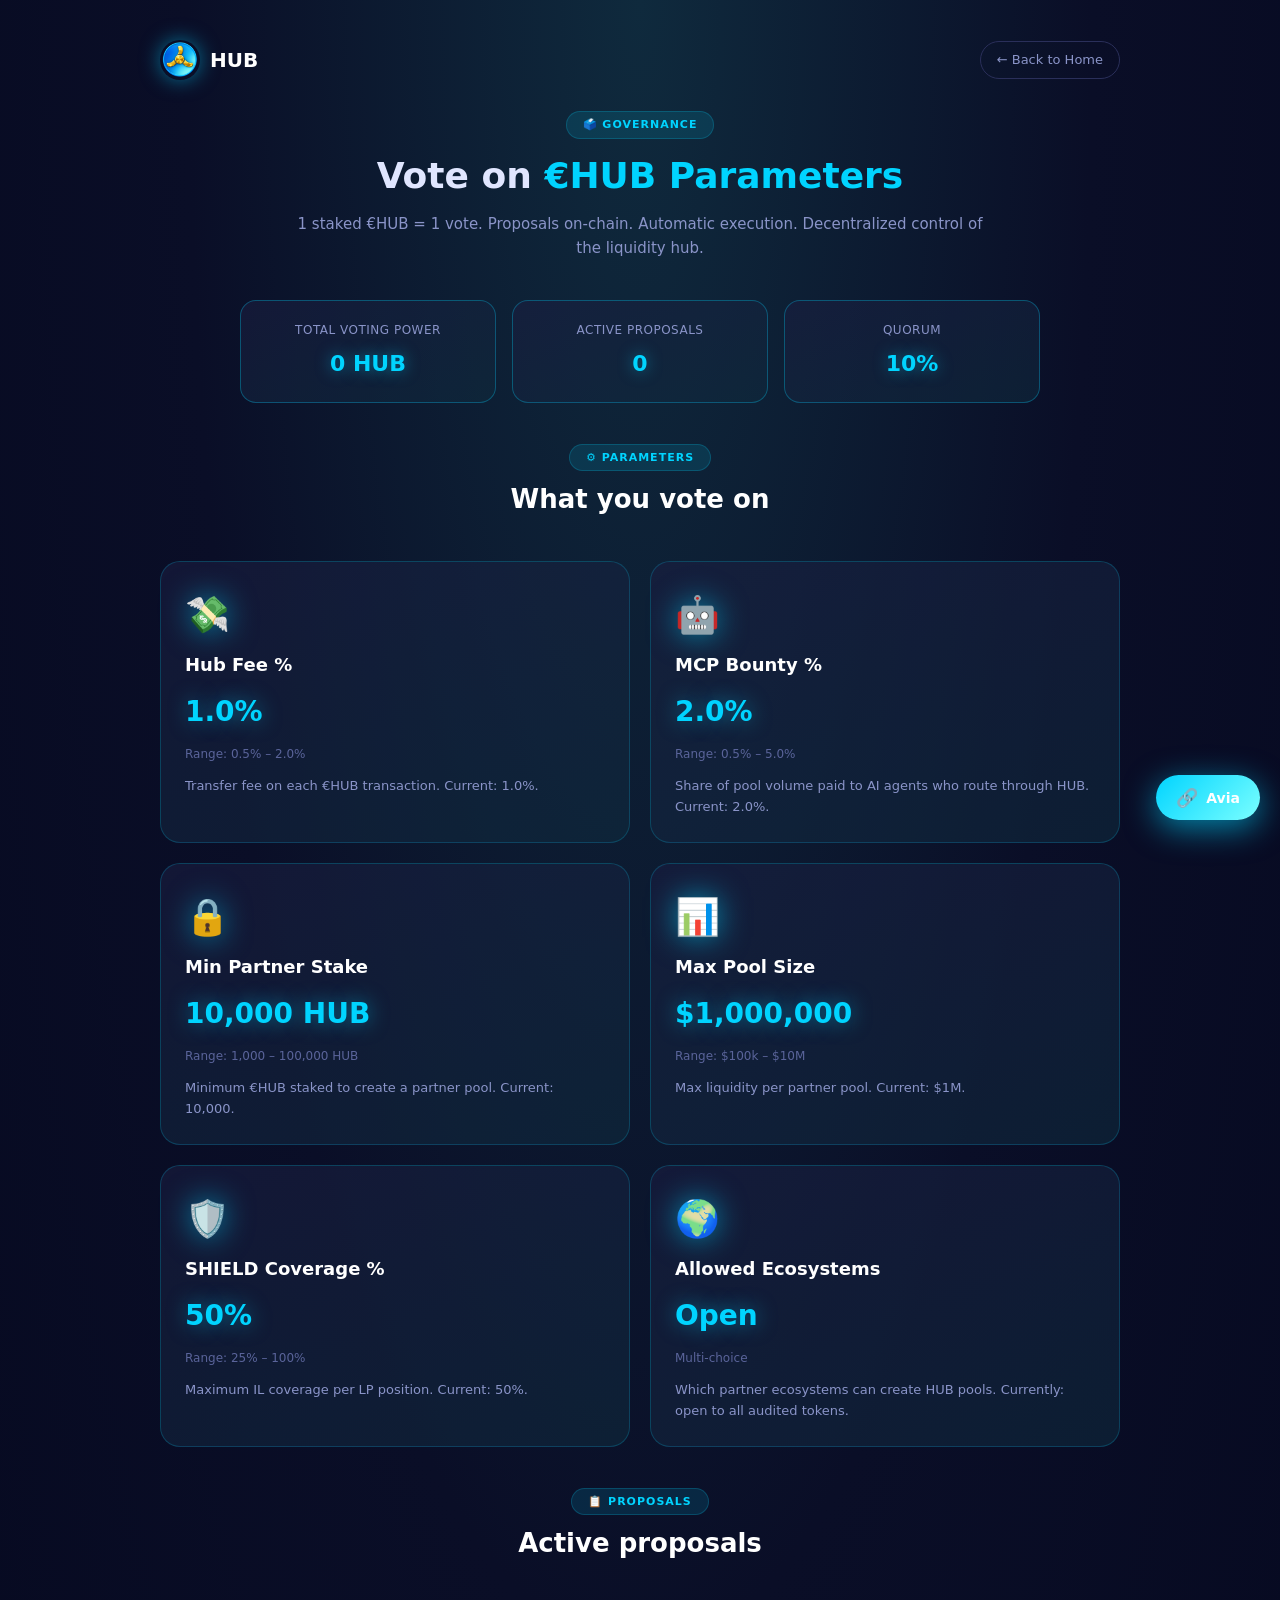
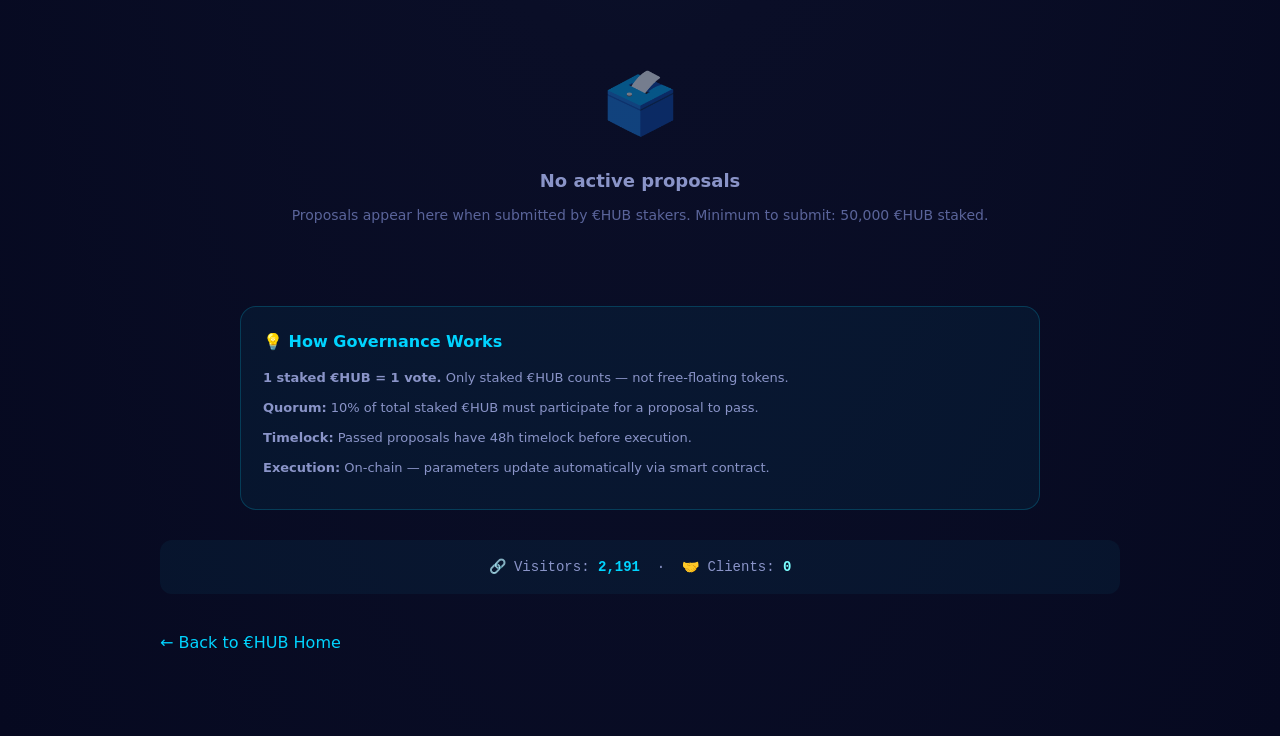
<file: governance.html>
<!DOCTYPE html>
<html lang="en">
<head>
<meta charset="UTF-8" />
<meta name="viewport" content="width=device-width, initial-scale=1.0"/>
<title>AviaHub (€HUB) — Governance</title>
<link rel="icon" href="hub_logo.png" />
<link rel="stylesheet" href="ai-agent.css" />
<style>
* { margin: 0; padding: 0; box-sizing: border-box; }
body { font-family: 'Segoe UI', system-ui, sans-serif; background: radial-gradient(ellipse at top, #0F2A3D 0%, #0A0E27 50%, #060920 100%); color: #E0E6FF; line-height: 1.6; padding: 40px 0 80px; }
.container { max-width: 1000px; margin: 0 auto; padding: 0 20px; }
.header-bar { display: flex; align-items: center; justify-content: space-between; margin-bottom: 30px; flex-wrap: wrap; gap: 12px; }
.logo { display: flex; align-items: center; gap: 10px; text-decoration: none; color: #fff; }
.logo img { height: 40px; width: auto; border-radius: 50%; box-shadow: 0 0 20px rgba(0,212,255,0.5); }
.logo span { font-size: 20px; font-weight: 700; }
.back-btn { color: #8A94C8; text-decoration: none; font-size: 13px; padding: 8px 16px; border: 1px solid #2A2F5A; border-radius: 20px; transition: 0.3s; }
.back-btn:hover { border-color: #00D4FF; color: #00D4FF; }

.section-header { text-align: center; margin-bottom: 40px; }
.section-tag { display: inline-block; background: rgba(0,212,255,0.12); color: #00D4FF; padding: 4px 16px; border-radius: 20px; font-size: 11px; font-weight: 600; text-transform: uppercase; letter-spacing: 1px; border: 1px solid rgba(0,212,255,0.2); }
.section-header h1 { font-size: 36px; font-weight: 700; margin: 8px 0; }
.section-header h1 .highlight { color: #00D4FF; }
.section-header p { color: #8A94C8; max-width: 700px; margin: 0 auto; font-size: 15px; }

.stats-row { display: grid; grid-template-columns: repeat(3, 1fr); gap: 16px; max-width: 800px; margin: 30px auto; }
.stat-box { background: linear-gradient(160deg, rgba(26,30,65,0.6), rgba(15,42,61,0.6)); border: 1px solid rgba(0,212,255,0.3); border-radius: 16px; padding: 20px 16px; text-align: center; }
.stat-box .stat-label { font-size: 12px; color: #8A94C8; text-transform: uppercase; letter-spacing: 0.5px; margin-bottom: 6px; }
.stat-box .stat-value { font-size: 22px; font-weight: 700; color: #00D4FF; text-shadow: 0 0 15px rgba(0,212,255,0.5); }

.params-grid { display: grid; grid-template-columns: repeat(2, 1fr); gap: 20px; margin: 30px 0; }
.param-card { background: linear-gradient(160deg, rgba(26,30,65,0.6), rgba(15,42,61,0.6)); border: 1px solid rgba(0,212,255,0.2); border-radius: 20px; padding: 24px; transition: 0.3s; }
.param-card:hover { border-color: #00D4FF; transform: translateY(-4px); }
.param-card .param-icon { font-size: 36px; margin-bottom: 8px; filter: drop-shadow(0 0 15px rgba(0,212,255,0.6)); }
.param-card h3 { color: #fff; font-size: 18px; margin-bottom: 8px; }
.param-card .current-value { font-size: 28px; font-weight: 800; color: #00D4FF; margin: 10px 0; text-shadow: 0 0 20px rgba(0,212,255,0.5); }
.param-card .range { font-size: 12px; color: #5A649A; margin-bottom: 12px; }
.param-card p { color: #8A94C8; font-size: 13px; }

.empty-state { text-align: center; padding: 50px 20px; color: #5A649A; }
.empty-state .empty-icon { font-size: 60px; margin-bottom: 16px; opacity: 0.5; }
.empty-state h3 { color: #8A94C8; font-size: 18px; margin-bottom: 8px; }
.empty-state p { font-size: 14px; }

.info-block { max-width: 800px; margin: 30px auto; background: rgba(0,212,255,0.05); border: 1px solid rgba(0,212,255,0.2); border-radius: 16px; padding: 22px; }
.info-block h3 { color: #00D4FF; font-size: 16px; margin-bottom: 12px; }
.info-block p { color: #8A94C8; font-size: 13px; line-height: 1.7; margin-bottom: 8px; }

.counter-box { text-align: center; padding: 16px; background: rgba(0,212,255,0.05); border-radius: 12px; margin: 20px 0; font-size: 14px; color: #8A94C8; font-family: 'Courier New', monospace; }
.counter-box .counter-visitors { color: #00D4FF; font-weight: 600; }
.counter-box .counter-clients { color: #7BFFFF; font-weight: 600; }
.back-link { display: inline-block; margin-top: 16px; color: #00D4FF; text-decoration: none; font-weight: 500; }
.back-link:hover { text-decoration: underline; }
@media (max-width: 800px) { .params-grid { grid-template-columns: 1fr; } .stats-row { grid-template-columns: 1fr; } }
@media (max-width: 768px) { .section-header h1 { font-size: 26px; } }
</style>
</head>
<body>
<div class="container">

  <div class="header-bar">
    <a href="index.html" class="logo">
      <img src="hub_logo.png" alt="AviaHub" />
      <span>HUB</span>
    </a>
    <a href="index.html" class="back-btn">← Back to Home</a>
  </div>

  <div class="section-header">
    <span class="section-tag">🗳️ Governance</span>
    <h1>Vote on <span class="highlight">€HUB Parameters</span></h1>
    <p>1 staked €HUB = 1 vote. Proposals on-chain. Automatic execution. Decentralized control of the liquidity hub.</p>
  </div>

  <div class="stats-row">
    <div class="stat-box">
      <div class="stat-label">Total Voting Power</div>
      <div class="stat-value">0 HUB</div>
    </div>
    <div class="stat-box">
      <div class="stat-label">Active Proposals</div>
      <div class="stat-value">0</div>
    </div>
    <div class="stat-box">
      <div class="stat-label">Quorum</div>
      <div class="stat-value">10%</div>
    </div>
  </div>

  <div class="section-header" style="margin-top:40px;">
    <span class="section-tag">⚙️ Parameters</span>
    <h2 style="font-size:26px;color:#fff;margin:8px 0;">What you vote on</h2>
  </div>

  <div class="params-grid">

    <div class="param-card">
      <div class="param-icon">💸</div>
      <h3>Hub Fee %</h3>
      <div class="current-value">1.0%</div>
      <div class="range">Range: 0.5% – 2.0%</div>
      <p>Transfer fee on each €HUB transaction. Current: 1.0%.</p>
    </div>

    <div class="param-card">
      <div class="param-icon">🤖</div>
      <h3>MCP Bounty %</h3>
      <div class="current-value">2.0%</div>
      <div class="range">Range: 0.5% – 5.0%</div>
      <p>Share of pool volume paid to AI agents who route through HUB. Current: 2.0%.</p>
    </div>

    <div class="param-card">
      <div class="param-icon">🔒</div>
      <h3>Min Partner Stake</h3>
      <div class="current-value">10,000 HUB</div>
      <div class="range">Range: 1,000 – 100,000 HUB</div>
      <p>Minimum €HUB staked to create a partner pool. Current: 10,000.</p>
    </div>

    <div class="param-card">
      <div class="param-icon">📊</div>
      <h3>Max Pool Size</h3>
      <div class="current-value">$1,000,000</div>
      <div class="range">Range: $100k – $10M</div>
      <p>Max liquidity per partner pool. Current: $1M.</p>
    </div>

    <div class="param-card">
      <div class="param-icon">🛡️</div>
      <h3>SHIELD Coverage %</h3>
      <div class="current-value">50%</div>
      <div class="range">Range: 25% – 100%</div>
      <p>Maximum IL coverage per LP position. Current: 50%.</p>
    </div>

    <div class="param-card">
      <div class="param-icon">🌍</div>
      <h3>Allowed Ecosystems</h3>
      <div class="current-value">Open</div>
      <div class="range">Multi-choice</div>
      <p>Which partner ecosystems can create HUB pools. Currently: open to all audited tokens.</p>
    </div>

  </div>

  <div class="section-header" style="margin-top:40px;">
    <span class="section-tag">📋 Proposals</span>
    <h2 style="font-size:26px;color:#fff;margin:8px 0;">Active proposals</h2>
  </div>

  <div class="empty-state">
    <div class="empty-icon">🗳️</div>
    <h3>No active proposals</h3>
    <p>Proposals appear here when submitted by €HUB stakers. Minimum to submit: 50,000 €HUB staked.</p>
  </div>

  <div class="info-block">
    <h3>💡 How Governance Works</h3>
    <p><strong>1 staked €HUB = 1 vote.</strong> Only staked €HUB counts — not free-floating tokens.</p>
    <p><strong>Quorum:</strong> 10% of total staked €HUB must participate for a proposal to pass.</p>
    <p><strong>Timelock:</strong> Passed proposals have 48h timelock before execution.</p>
    <p><strong>Execution:</strong> On-chain — parameters update automatically via smart contract.</p>
  </div>

  <div class="counter-box">
    🔗 Visitors: <span class="counter-visitors">2,030</span>
    &nbsp;·&nbsp;
    🤝 Clients: <span class="counter-clients">0</span>
  </div>

  <a href="index.html" class="back-link">← Back to €HUB Home</a>
</div>

<script src="counter.js"></script>
<script src="ai-agent.js"></script>
</body>
</html>
</file>
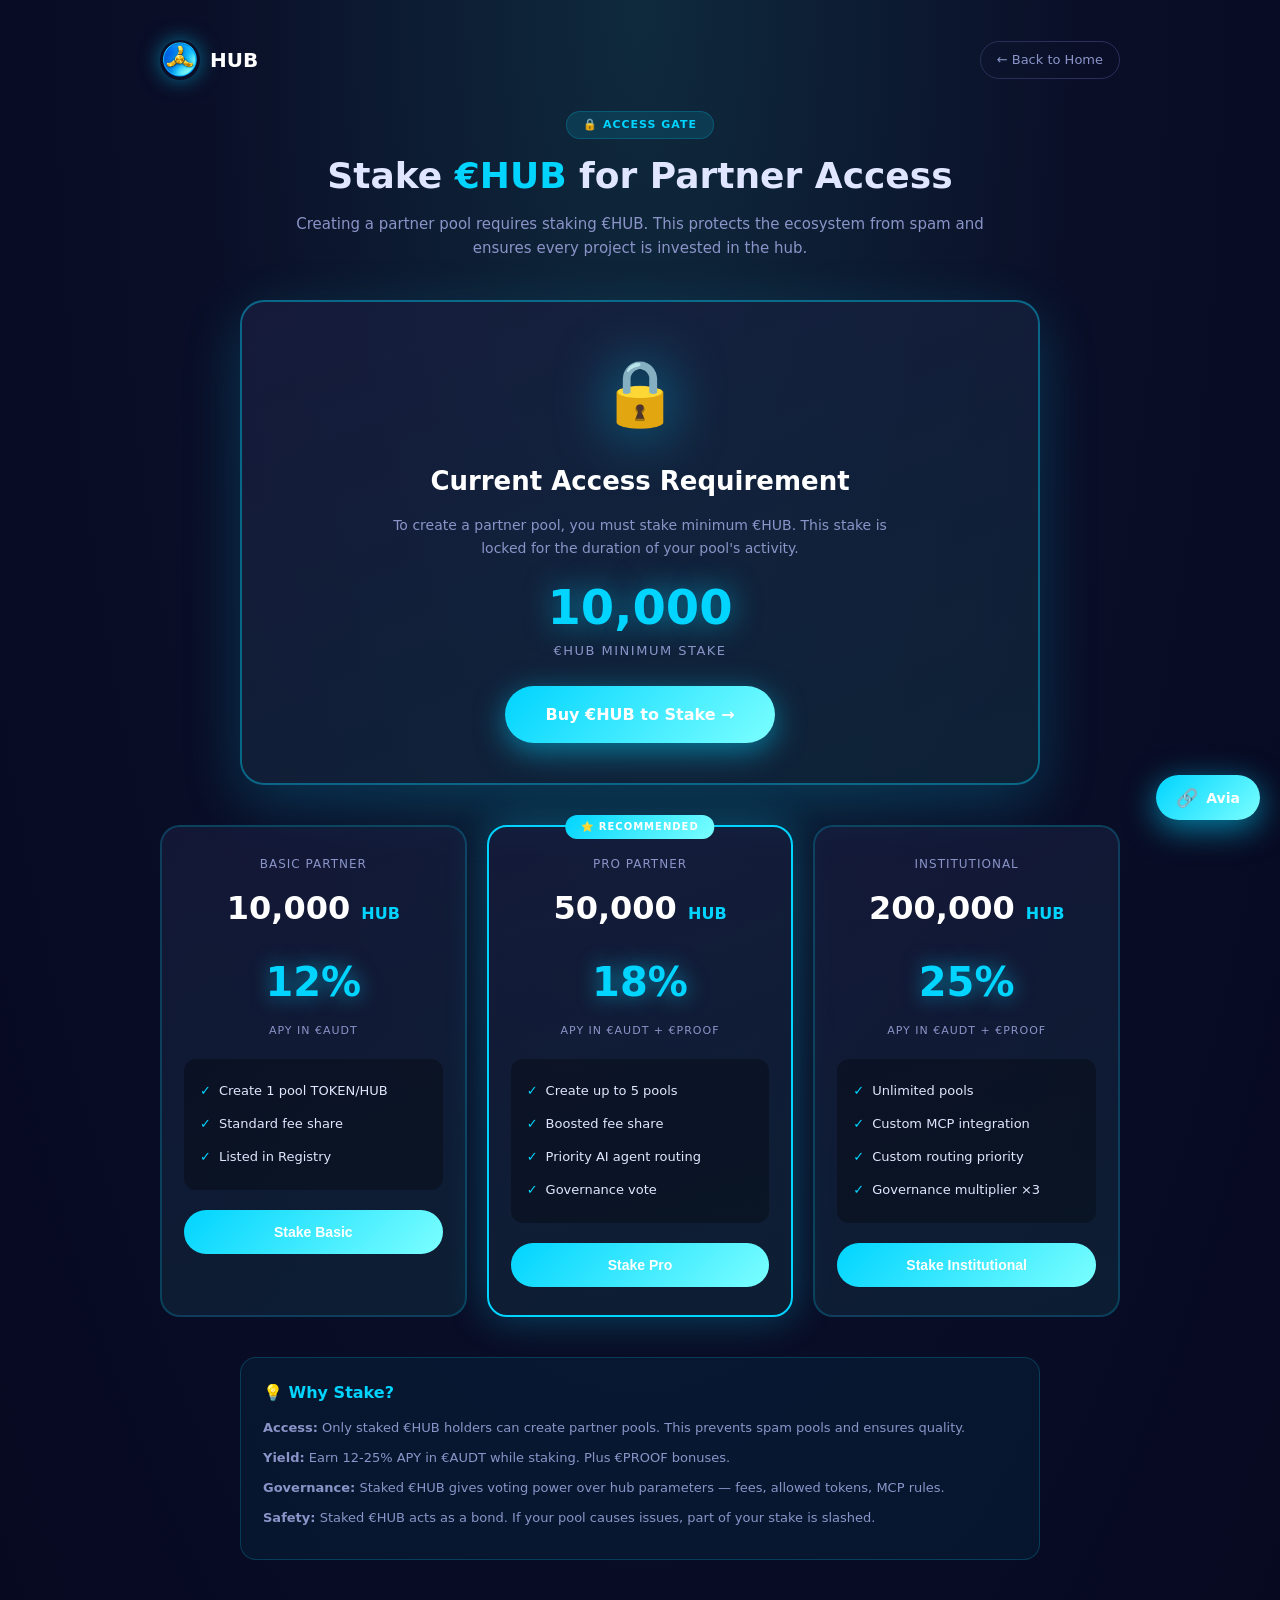
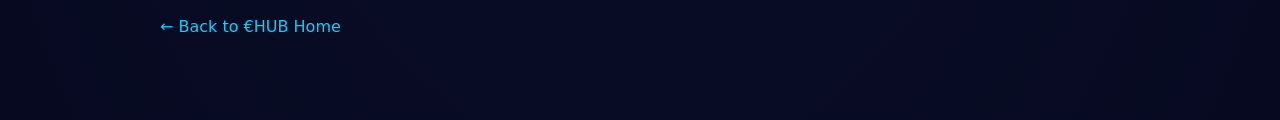
<file: staking.html>
<!DOCTYPE html>
<html lang="en">
<head>
<meta charset="UTF-8" />
<meta name="viewport" content="width=device-width, initial-scale=1.0"/>
<title>AviaHub (€HUB) — Stake for Access</title>
<link rel="icon" href="hub_logo.png" />
<link rel="stylesheet" href="ai-agent.css" />
<style>
* { margin: 0; padding: 0; box-sizing: border-box; }
body { font-family: 'Segoe UI', system-ui, sans-serif; background: radial-gradient(ellipse at top, #0F2A3D 0%, #0A0E27 50%, #060920 100%); color: #E0E6FF; line-height: 1.6; padding: 40px 0 80px; }
.container { max-width: 1000px; margin: 0 auto; padding: 0 20px; }
.header-bar { display: flex; align-items: center; justify-content: space-between; margin-bottom: 30px; flex-wrap: wrap; gap: 12px; }
.logo { display: flex; align-items: center; gap: 10px; text-decoration: none; color: #fff; }
.logo img { height: 40px; width: auto; border-radius: 50%; box-shadow: 0 0 20px rgba(0,212,255,0.5); }
.logo span { font-size: 20px; font-weight: 700; }
.back-btn { color: #8A94C8; text-decoration: none; font-size: 13px; padding: 8px 16px; border: 1px solid #2A2F5A; border-radius: 20px; transition: 0.3s; }
.back-btn:hover { border-color: #00D4FF; color: #00D4FF; }

.section-header { text-align: center; margin-bottom: 40px; }
.section-tag { display: inline-block; background: rgba(0,212,255,0.12); color: #00D4FF; padding: 4px 16px; border-radius: 20px; font-size: 11px; font-weight: 600; text-transform: uppercase; letter-spacing: 1px; border: 1px solid rgba(0,212,255,0.2); }
.section-header h1 { font-size: 36px; font-weight: 700; margin: 8px 0; }
.section-header h1 .highlight { color: #00D4FF; }
.section-header p { color: #8A94C8; max-width: 700px; margin: 0 auto; font-size: 15px; }

.access-gate { max-width: 800px; margin: 40px auto; background: linear-gradient(160deg, rgba(26,30,65,0.7), rgba(15,42,61,0.7)); border: 2px solid rgba(0,212,255,0.4); border-radius: 24px; padding: 40px 32px; text-align: center; box-shadow: 0 20px 60px rgba(0,212,255,0.2); }
.access-gate .lock-icon { font-size: 64px; margin-bottom: 16px; filter: drop-shadow(0 0 30px rgba(0,212,255,0.6)); }
.access-gate h2 { color: #fff; font-size: 26px; margin-bottom: 12px; }
.access-gate p { color: #8A94C8; font-size: 14px; margin-bottom: 24px; max-width: 500px; margin-left: auto; margin-right: auto; }
.access-gate .stake-amount { font-size: 48px; font-weight: 900; color: #00D4FF; text-shadow: 0 0 30px rgba(0,212,255,0.6); margin: 20px 0 10px; line-height: 1; }
.access-gate .stake-label { font-size: 13px; color: #8A94C8; text-transform: uppercase; letter-spacing: 1.5px; margin-bottom: 24px; }
.access-gate .stake-btn { display: inline-block; background: linear-gradient(135deg, #00D4FF, #7BFFFF); color: #fff; padding: 16px 40px; border-radius: 30px; font-weight: 700; font-size: 16px; text-decoration: none; box-shadow: 0 8px 30px rgba(0,212,255,0.5); transition: 0.3s; border: none; cursor: pointer; }
.access-gate .stake-btn:hover { transform: translateY(-3px); box-shadow: 0 12px 40px rgba(0,212,255,0.8); }

.tiers-grid { display: grid; grid-template-columns: repeat(3, 1fr); gap: 20px; margin: 40px 0; }
.tier-card { background: linear-gradient(160deg, rgba(26,30,65,0.6), rgba(15,42,61,0.6)); border: 2px solid rgba(0,212,255,0.2); border-radius: 20px; padding: 28px 22px; text-align: center; transition: 0.3s; position: relative; }
.tier-card:hover { border-color: #00D4FF; transform: translateY(-6px); box-shadow: 0 20px 50px rgba(0,212,255,0.3); }
.tier-card.featured { border-color: #00D4FF; box-shadow: 0 0 40px rgba(0,212,255,0.3); }
.tier-card.featured::before { content: '⭐ RECOMMENDED'; position: absolute; top: -12px; left: 50%; transform: translateX(-50%); background: linear-gradient(135deg, #00D4FF, #7BFFFF); color: #fff; padding: 4px 16px; border-radius: 20px; font-size: 10px; font-weight: 700; letter-spacing: 1px; }
.tier-card .tier-name { font-size: 12px; color: #8A94C8; text-transform: uppercase; letter-spacing: 1px; margin-bottom: 8px; }
.tier-card .tier-amount { font-size: 32px; font-weight: 800; color: #fff; margin-bottom: 4px; }
.tier-card .tier-amount .unit { font-size: 16px; color: #00D4FF; }
.tier-card .tier-apy { font-size: 40px; font-weight: 800; color: #00D4FF; margin: 16px 0 8px; text-shadow: 0 0 20px rgba(0,212,255,0.6); }
.tier-card .tier-apy-label { font-size: 11px; color: #8A94C8; text-transform: uppercase; letter-spacing: 1px; }
.tier-card ul { list-style: none; margin: 20px 0; text-align: left; padding: 16px; background: rgba(0,0,0,0.3); border-radius: 12px; }
.tier-card ul li { color: #E0E6FF; font-size: 13px; padding: 6px 0; display: flex; align-items: center; gap: 8px; }
.tier-card ul li::before { content: '✓'; color: #00D4FF; font-weight: 700; flex-shrink: 0; }
.tier-card .tier-btn { display: block; width: 100%; background: linear-gradient(135deg, #00D4FF, #7BFFFF); color: #fff; padding: 14px 20px; border-radius: 30px; font-weight: 700; font-size: 14px; text-decoration: none; margin-top: 12px; transition: 0.3s; border: none; cursor: pointer; }
.tier-card .tier-btn:hover { transform: scale(1.03); box-shadow: 0 8px 25px rgba(0,212,255,0.6); }

.info-block { max-width: 800px; margin: 30px auto; background: rgba(0,212,255,0.05); border: 1px solid rgba(0,212,255,0.2); border-radius: 16px; padding: 22px; }
.info-block h3 { color: #00D4FF; font-size: 16px; margin-bottom: 12px; }
.info-block p { color: #8A94C8; font-size: 13px; line-height: 1.7; margin-bottom: 8px; }

.back-link { display: inline-block; margin-top: 24px; color: #00D4FF; text-decoration: none; font-weight: 500; }
.back-link:hover { text-decoration: underline; }
.center { text-align: center; }

@media (max-width: 800px) { .tiers-grid { grid-template-columns: 1fr; } }
</style>
</head>
<body>
<div class="container">

  <div class="header-bar">
    <a href="index.html" class="logo">
      <img src="hub_logo.png" alt="AviaHub" />
      <span>HUB</span>
    </a>
    <a href="index.html" class="back-btn">← Back to Home</a>
  </div>

  <div class="section-header">
    <span class="section-tag">🔒 Access Gate</span>
    <h1>Stake <span class="highlight">€HUB</span> for Partner Access</h1>
    <p>Creating a partner pool requires staking €HUB. This protects the ecosystem from spam and ensures every project is invested in the hub.</p>
  </div>

  <div class="access-gate">
    <div class="lock-icon">🔒</div>
    <h2>Current Access Requirement</h2>
    <p>To create a partner pool, you must stake minimum €HUB. This stake is locked for the duration of your pool's activity.</p>
    <div class="stake-amount">10,000</div>
    <div class="stake-label">€HUB minimum stake</div>
    <a href="buy.html" class="stake-btn">Buy €HUB to Stake →</a>
  </div>

  <div class="tiers-grid">

    <div class="tier-card">
      <div class="tier-name">Basic Partner</div>
      <div class="tier-amount">10,000 <span class="unit">HUB</span></div>
      <div class="tier-apy">12%</div>
      <div class="tier-apy-label">APY in €AUDT</div>
      <ul>
        <li>Create 1 pool TOKEN/HUB</li>
        <li>Standard fee share</li>
        <li>Listed in Registry</li>
      </ul>
      <button class="tier-btn" onclick="alert('Connect wallet to stake. This is a preview.')">Stake Basic</button>
    </div>

    <div class="tier-card featured">
      <div class="tier-name">Pro Partner</div>
      <div class="tier-amount">50,000 <span class="unit">HUB</span></div>
      <div class="tier-apy">18%</div>
      <div class="tier-apy-label">APY in €AUDT + €PROOF</div>
      <ul>
        <li>Create up to 5 pools</li>
        <li>Boosted fee share</li>
        <li>Priority AI agent routing</li>
        <li>Governance vote</li>
      </ul>
      <button class="tier-btn" onclick="alert('Connect wallet to stake. This is a preview.')">Stake Pro</button>
    </div>

    <div class="tier-card">
      <div class="tier-name">Institutional</div>
      <div class="tier-amount">200,000 <span class="unit">HUB</span></div>
      <div class="tier-apy">25%</div>
      <div class="tier-apy-label">APY in €AUDT + €PROOF</div>
      <ul>
        <li>Unlimited pools</li>
        <li>Custom MCP integration</li>
        <li>Custom routing priority</li>
        <li>Governance multiplier ×3</li>
      </ul>
      <button class="tier-btn" onclick="alert('Connect wallet to stake. This is a preview.')">Stake Institutional</button>
    </div>

  </div>

  <div class="info-block">
    <h3>💡 Why Stake?</h3>
    <p><strong>Access:</strong> Only staked €HUB holders can create partner pools. This prevents spam pools and ensures quality.</p>
    <p><strong>Yield:</strong> Earn 12-25% APY in €AUDT while staking. Plus €PROOF bonuses.</p>
    <p><strong>Governance:</strong> Staked €HUB gives voting power over hub parameters — fees, allowed tokens, MCP rules.</p>
    <p><strong>Safety:</strong> Staked €HUB acts as a bond. If your pool causes issues, part of your stake is slashed.</p>
  </div>

  <a href="index.html" class="back-link">← Back to €HUB Home</a>
</div>

<script src="counter.js"></script>
<script src="ai-agent.js"></script>

</body>
</html>
</file>
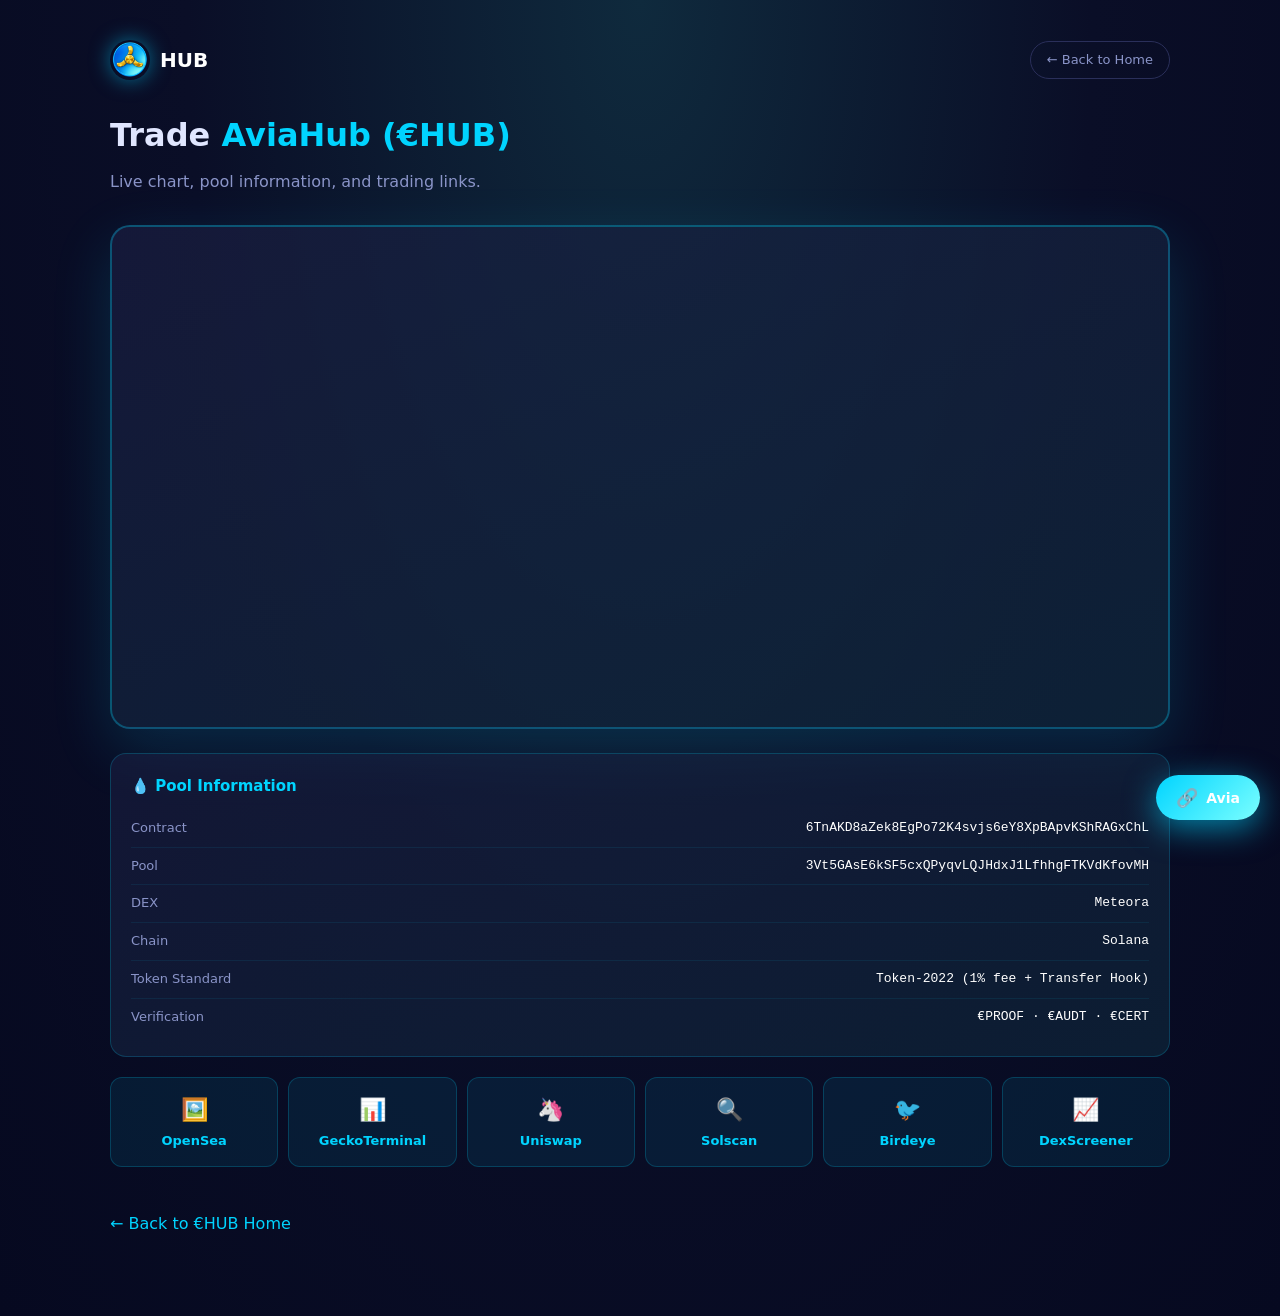
<file: trade.html>
<!DOCTYPE html>
<html lang="en">
<head>
<meta charset="UTF-8" />
<meta name="viewport" content="width=device-width, initial-scale=1.0"/>
<title>Trade AviaHub (€HUB) — Live Chart & Pool</title>
<link rel="icon" href="hub_logo.png" />
<link rel="stylesheet" href="ai-agent.css" />
<style>
* { margin: 0; padding: 0; box-sizing: border-box; }
body { font-family: 'Segoe UI', system-ui, sans-serif; background: radial-gradient(ellipse at top, #0F2A3D 0%, #0A0E27 50%, #060920 100%); color: #E0E6FF; line-height: 1.6; padding: 40px 0 80px; }
.container { max-width: 1100px; margin: 0 auto; padding: 0 20px; }
.header-bar { display: flex; align-items: center; justify-content: space-between; margin-bottom: 30px; flex-wrap: wrap; gap: 12px; }
.logo { display: flex; align-items: center; gap: 10px; text-decoration: none; color: #fff; }
.logo img { height: 40px; width: auto; border-radius: 50%; box-shadow: 0 0 20px rgba(0,212,255,0.5); }
.logo span { font-size: 20px; font-weight: 700; }
.back-btn { color: #8A94C8; text-decoration: none; font-size: 13px; padding: 8px 16px; border: 1px solid #2A2F5A; border-radius: 20px; transition: 0.3s; }
.back-btn:hover { border-color: #00D4FF; color: #00D4FF; }

h1 { font-size: 32px; margin-bottom: 8px; }
h1 .highlight { color: #00D4FF; }
.sub { color: #8A94C8; margin-bottom: 30px; }

.chart-embed { background: linear-gradient(160deg, rgba(26,30,65,0.7), rgba(15,42,61,0.7)); border: 2px solid rgba(0,212,255,0.3); border-radius: 20px; overflow: hidden; margin-bottom: 24px; box-shadow: 0 20px 60px rgba(0,212,255,0.15); }
.chart-embed iframe { width: 100%; height: 500px; border: none; display: block; }

.pool-card { background: linear-gradient(160deg, rgba(26,30,65,0.6), rgba(15,42,61,0.6)); border: 1px solid rgba(0,212,255,0.2); border-radius: 16px; padding: 20px; margin-bottom: 16px; }
.pool-card h3 { color: #00D4FF; font-size: 15px; margin-bottom: 12px; }
.pool-card .row { display: flex; justify-content: space-between; padding: 8px 0; border-bottom: 1px solid rgba(0,212,255,0.08); font-size: 13px; gap: 12px; flex-wrap: wrap; }
.pool-card .row:last-child { border-bottom: none; }
.pool-card .row .label { color: #8A94C8; }
.pool-card .row .value { color: #fff; font-family: 'Courier New', monospace; word-break: break-all; text-align: right; }

.links-grid { display: grid; grid-template-columns: repeat(auto-fit, minmax(150px, 1fr)); gap: 10px; margin: 20px 0; }
.links-grid a { display: block; text-align: center; padding: 14px 10px; border-radius: 12px; background: rgba(0,212,255,0.08); border: 1px solid rgba(0,212,255,0.2); color: #00D4FF; text-decoration: none; font-size: 13px; font-weight: 600; transition: 0.3s; }
.links-grid a:hover { background: rgba(0,212,255,0.2); border-color: #00D4FF; transform: translateY(-2px); }
.links-grid a .icon { display: block; font-size: 22px; margin-bottom: 4px; }

.back-link { display: inline-block; margin-top: 24px; color: #00D4FF; text-decoration: none; font-weight: 500; }
.back-link:hover { text-decoration: underline; }
</style>
</head>
<body>
<div class="container">

  <div class="header-bar">
    <a href="index.html" class="logo">
      <img src="hub_logo.png" alt="AviaHub" />
      <span>HUB</span>
    </a>
    <a href="index.html" class="back-btn">← Back to Home</a>
  </div>

  <h1>Trade <span class="highlight">AviaHub (€HUB)</span></h1>
  <p class="sub">Live chart, pool information, and trading links.</p>

  <div class="chart-embed">
    <iframe
      src="https://www.geckoterminal.com/solana/pools/3Vt5GAsE6kSF5cxQPyqvLQJHdxJ1LfhhgFTKVdKfovMH?embed=1&info=0&swaps=0"
      title="€HUB Live Chart"
      loading="lazy">
    </iframe>
  </div>

  <div class="pool-card">
    <h3>💧 Pool Information</h3>
    <div class="row">
      <span class="label">Contract</span>
      <span class="value">6TnAKD8aZek8EgPo72K4svjs6eY8XpBApvKShRAGxChL</span>
    </div>
    <div class="row">
      <span class="label">Pool</span>
      <span class="value">3Vt5GAsE6kSF5cxQPyqvLQJHdxJ1LfhhgFTKVdKfovMH</span>
    </div>
    <div class="row">
      <span class="label">DEX</span>
      <span class="value">Meteora</span>
    </div>
    <div class="row">
      <span class="label">Chain</span>
      <span class="value">Solana</span>
    </div>
    <div class="row">
      <span class="label">Token Standard</span>
      <span class="value">Token-2022 (1% fee + Transfer Hook)</span>
    </div>
    <div class="row">
      <span class="label">Verification</span>
      <span class="value">€PROOF · €AUDT · €CERT</span>
    </div>
  </div>

  <div class="links-grid">
    <a href="https://opensea.io/token/solana/6TnAKD8aZek8EgPo72K4svjs6eY8XpBApvKShRAGxChL" target="_blank">
      <span class="icon">🖼️</span> OpenSea
    </a>
    <a href="https://www.geckoterminal.com/solana/pools/3Vt5GAsE6kSF5cxQPyqvLQJHdxJ1LfhhgFTKVdKfovMH" target="_blank">
      <span class="icon">📊</span> GeckoTerminal
    </a>
    <a href="https://app.uniswap.org/explore/tokens/solana/6TnAKD8aZek8EgPo72K4svjs6eY8XpBApvKShRAGxChL" target="_blank">
      <span class="icon">🦄</span> Uniswap
    </a>
    <a href="https://solscan.io/token/6TnAKD8aZek8EgPo72K4svjs6eY8XpBApvKShRAGxChL" target="_blank">
      <span class="icon">🔍</span> Solscan
    </a>
    <a href="https://birdeye.so/token/6TnAKD8aZek8EgPo72K4svjs6eY8XpBApvKShRAGxChL?chain=solana" target="_blank">
      <span class="icon">🐦</span> Birdeye
    </a>
    <a href="https://dexscreener.com/solana/3Vt5GAsE6kSF5cxQPyqvLQJHdxJ1LfhhgFTKVdKfovMH" target="_blank">
      <span class="icon">📈</span> DexScreener
    </a>
  </div>

  <a href="index.html" class="back-link">← Back to €HUB Home</a>
</div>

<script src="counter.js"></script>
<script src="ai-agent.js"></script>

</body>
</html>
</file>
<file: ai-agent.css>
/* Avia — AI Agent styles for €HUB */
.avia-btn {
  position: fixed; right: 20px; bottom: 80px; z-index: 9998;
  background: linear-gradient(135deg, #00D4FF 0%, #7BFFFF 100%);
  color: #fff; border: none; border-radius: 50px;
  padding: 12px 20px; font-weight: 700; font-size: 14px; cursor: pointer;
  display: flex; align-items: center; gap: 8px;
  box-shadow: 0 8px 32px rgba(0,212,255,0.6); transition: 0.3s;
  font-family: 'Segoe UI', system-ui, sans-serif;
}
.avia-btn:hover { transform: translateY(-3px); box-shadow: 0 12px 40px rgba(0,212,255,0.9); }
.avia-btn-hidden { opacity: 0; pointer-events: none; transform: scale(0.8); }
.avia-btn-icon { font-size: 18px; }

.avia-window {
  position: fixed; right: 20px; bottom: 80px;
  width: 400px; max-width: calc(100vw - 40px);
  height: 600px; max-height: calc(100vh - 120px);
  background: linear-gradient(160deg, #0A0E27 0%, #0F2A3D 100%);
  border: 1px solid rgba(0,212,255,0.4); border-radius: 20px;
  z-index: 9999; display: flex; flex-direction: column; overflow: hidden;
  opacity: 0; transform: translateY(20px) scale(0.95); pointer-events: none;
  transition: 0.3s; box-shadow: 0 20px 60px rgba(0,0,0,0.8), 0 0 40px rgba(0,212,255,0.3);
  font-family: 'Segoe UI', system-ui, sans-serif;
}
.avia-window.avia-open { opacity: 1; transform: translateY(0) scale(1); pointer-events: auto; }

.avia-header {
  display: flex; align-items: center; justify-content: space-between;
  padding: 14px 16px; background: rgba(15,42,61,0.8); border-bottom: 1px solid rgba(0,212,255,0.3);
}
.avia-header-left { display: flex; align-items: center; gap: 10px; }
.avia-avatar { width: 36px; height: 36px; border-radius: 50%; border: 2px solid #00D4FF; object-fit: cover; }
.avia-name { font-size: 15px; font-weight: 700; color: #fff; }
.avia-status { font-size: 11px; color: #8A94C8; }
.avia-close { background: transparent; border: none; color: #8A94C8; font-size: 26px; cursor: pointer; line-height: 1; padding: 0 6px; }
.avia-close:hover { color: #00D4FF; }

.avia-messages { flex: 1; overflow-y: auto; padding: 16px; display: flex; flex-direction: column; gap: 10px; }
.avia-messages::-webkit-scrollbar { width: 6px; }
.avia-messages::-webkit-scrollbar-thumb { background: rgba(0,212,255,0.3); border-radius: 3px; }

.avia-msg { display: flex; max-width: 92%; }
.avia-msg-user { align-self: flex-end; justify-content: flex-end; }
.avia-msg-agent { align-self: flex-start; }

.avia-bubble { padding: 10px 14px; border-radius: 14px; font-size: 13px; line-height: 1.55; word-wrap: break-word; }
.avia-msg-user .avia-bubble { background: linear-gradient(135deg, #00D4FF 0%, #7BFFFF 100%); color: #fff; border-bottom-right-radius: 4px; font-weight: 500; }
.avia-msg-agent .avia-bubble { background: rgba(15,42,61,0.9); color: #E0E6FF; border: 1px solid rgba(0,212,255,0.2); border-bottom-left-radius: 4px; }
.avia-msg-agent .avia-bubble strong { color: #00D4FF; }
.avia-msg-agent .avia-bubble code { background: rgba(0,212,255,0.1); color: #7BFFFF; padding: 1px 6px; border-radius: 4px; font-family: 'Courier New', monospace; font-size: 11px; word-break: break-all; }
.avia-msg-agent .avia-bubble a { color: #7BFFFF; text-decoration: none; word-break: break-all; }
.avia-msg-agent .avia-bubble a:hover { text-decoration: underline; }

.avia-suggestions { display: flex; flex-wrap: wrap; gap: 6px; padding: 10px 16px; border-top: 1px solid rgba(0,212,255,0.2); max-height: 160px; overflow-y: auto; }
.avia-suggestion { background: rgba(0,212,255,0.08); border: 1px solid rgba(0,212,255,0.25); color: #00D4FF; padding: 6px 10px; border-radius: 20px; font-size: 11px; cursor: pointer; transition: 0.2s; font-family: 'Segoe UI', system-ui, sans-serif; white-space: nowrap; }
.avia-suggestion:hover { background: rgba(0,212,255,0.2); border-color: #00D4FF; }

.avia-external { display: flex; gap: 6px; padding: 10px 16px; border-top: 1px solid rgba(0,212,255,0.2); background: rgba(6,9,32,0.6); }
.avia-external a { flex: 1; text-align: center; padding: 8px 6px; border-radius: 10px; background: rgba(0,212,255,0.08); border: 1px solid rgba(0,212,255,0.2); color: #00D4FF; text-decoration: none; font-size: 11px; font-weight: 600; transition: 0.2s; }
.avia-external a:hover { background: rgba(0,212,255,0.2); border-color: #00D4FF; }

.avia-footer { text-align: center; padding: 8px 12px; font-size: 10px; color: #3A406A; background: rgba(6,9,32,0.8); border-top: 1px solid rgba(0,212,255,0.2); }

@media (max-width: 480px) {
  .avia-window { right: 10px; bottom: 10px; width: calc(100vw - 20px); height: calc(100vh - 20px); max-height: calc(100vh - 20px); border-radius: 16px; }
  .avia-btn { right: 12px; bottom: 72px; padding: 10px 16px; font-size: 13px; }
  .avia-btn-label { display: none; }
}
</file>
